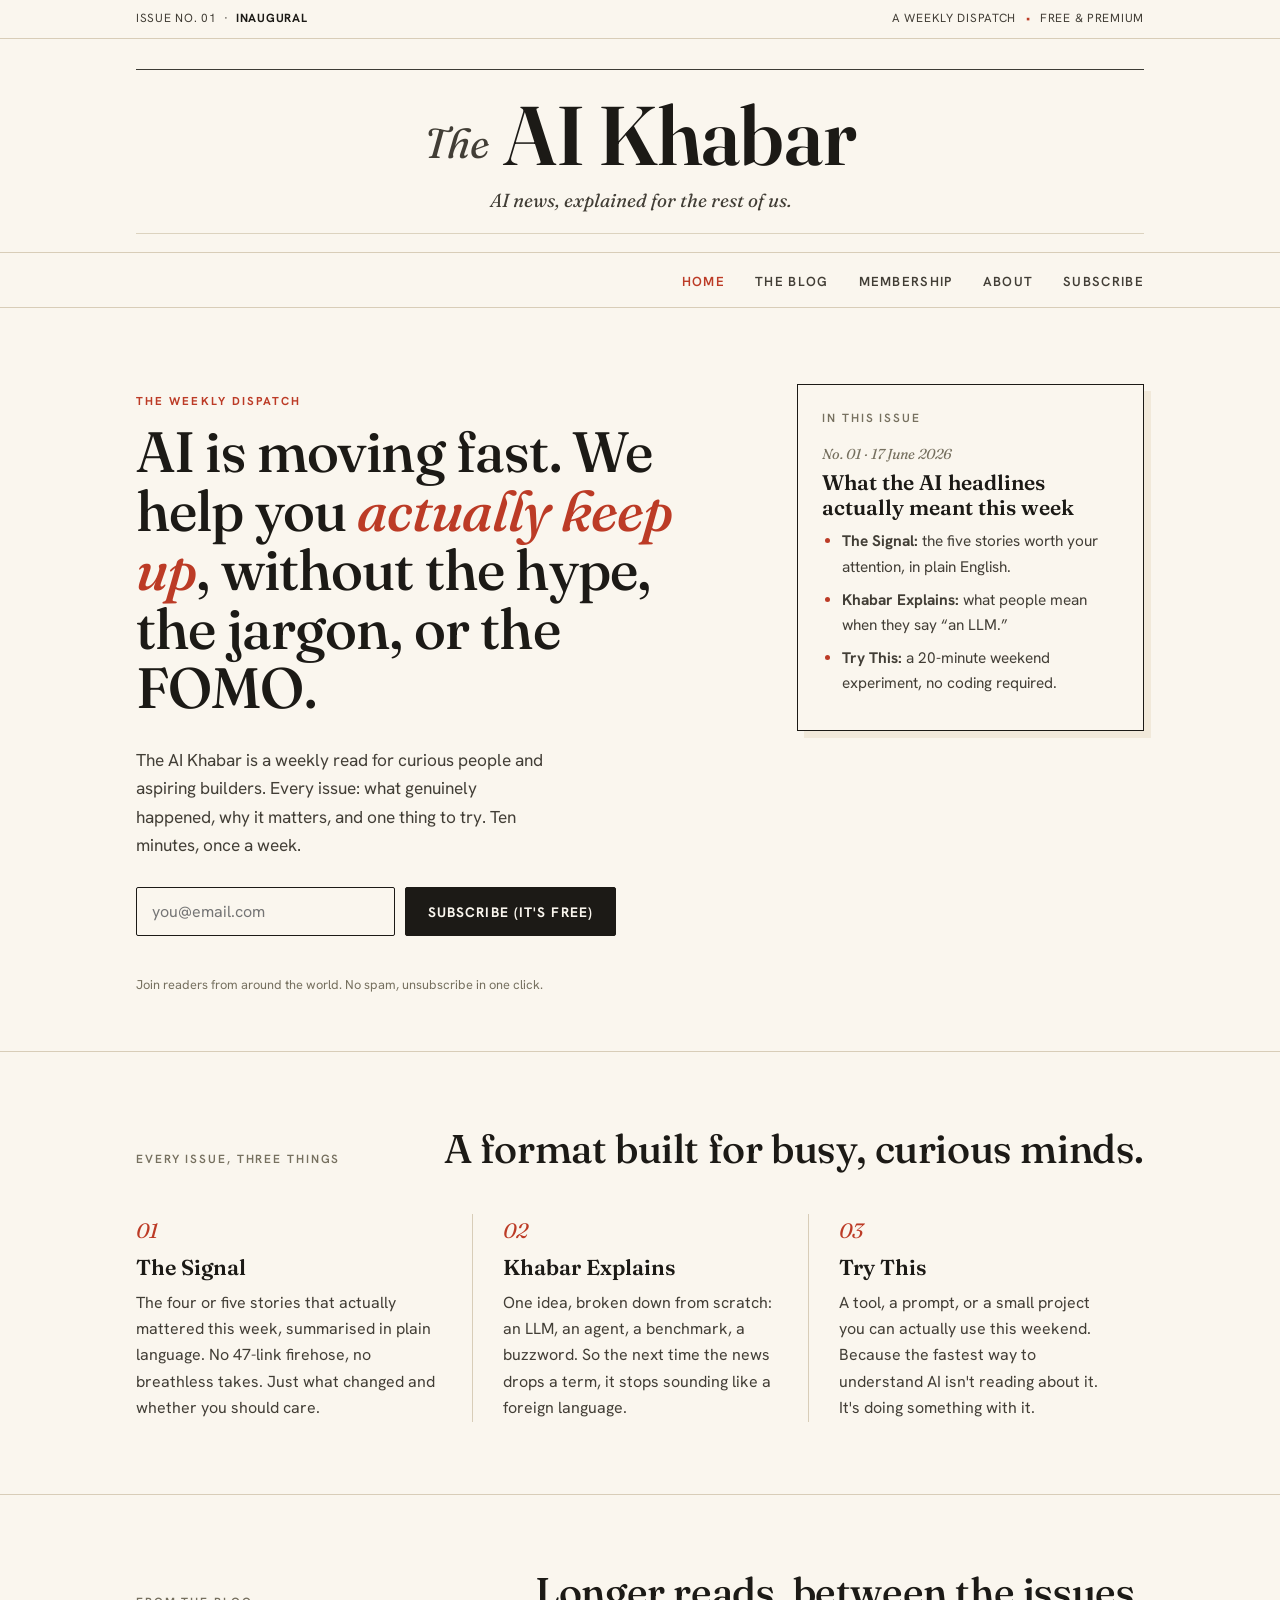
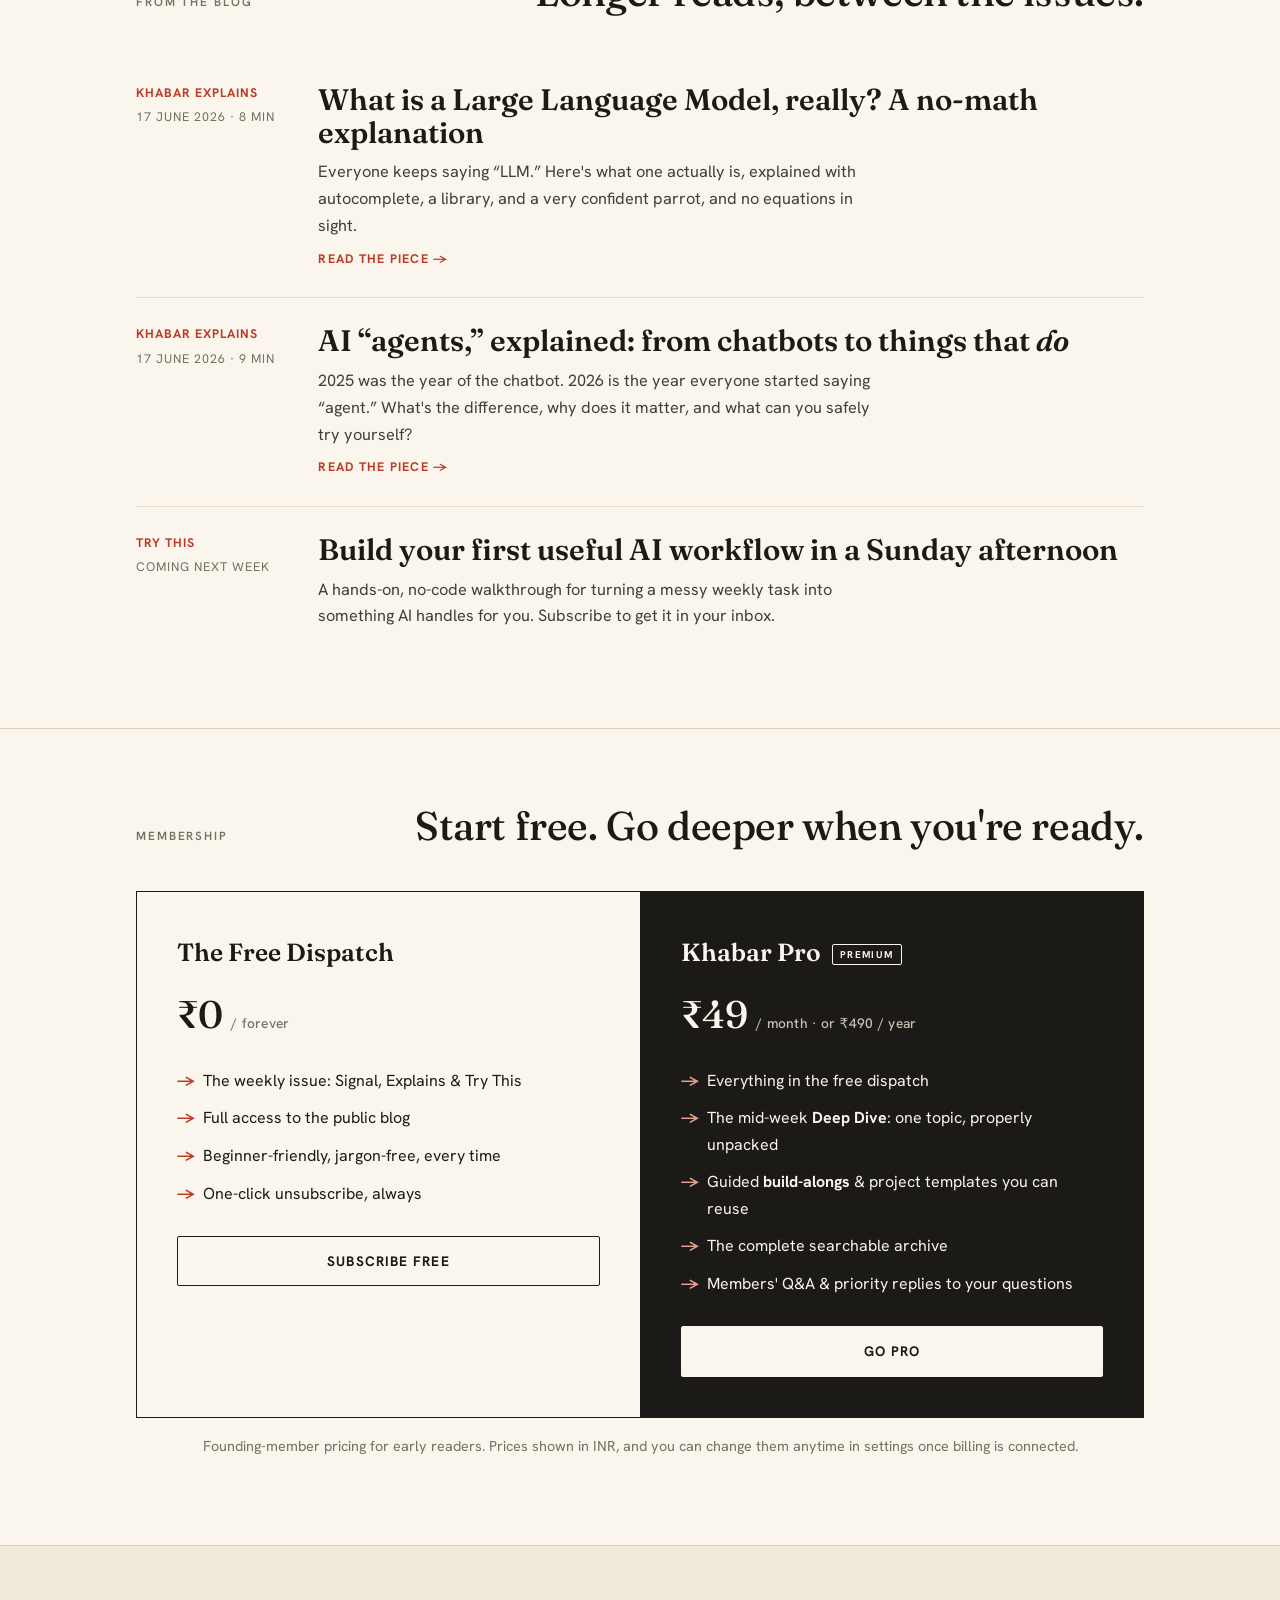
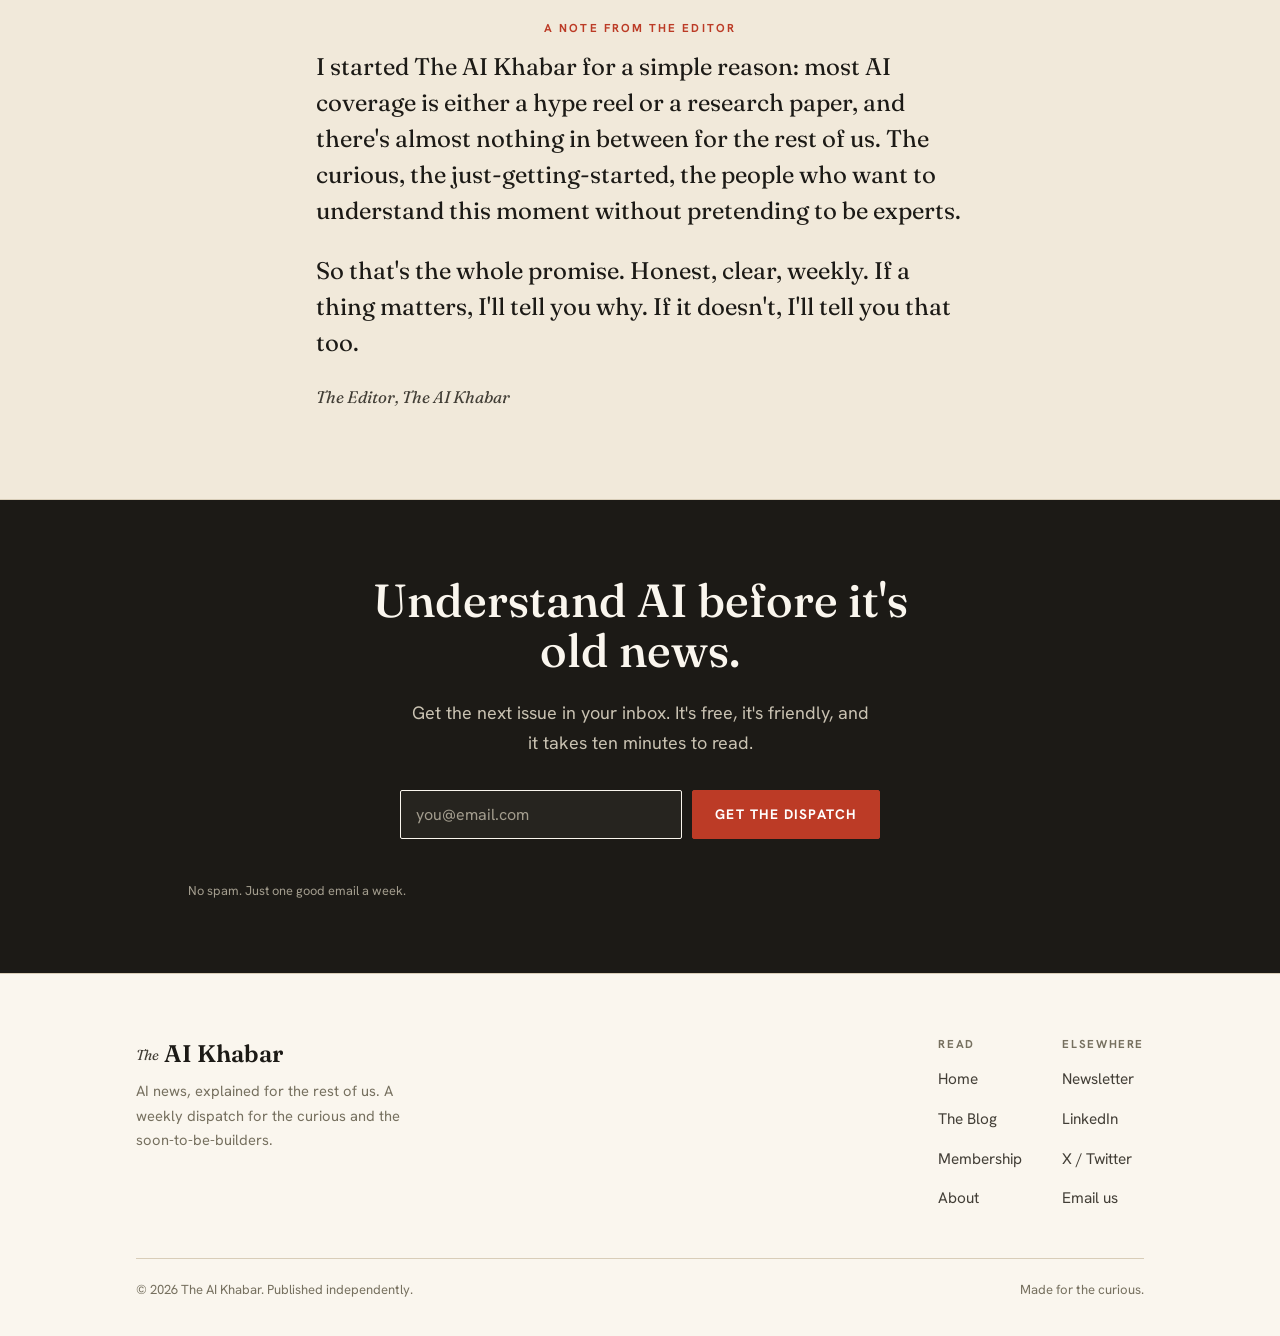
<file: index.html>
<!DOCTYPE html>
<html lang="en">
<head>
<meta charset="utf-8">
<meta name="viewport" content="width=device-width, initial-scale=1">
<title>The AI Khabar · AI news, explained for the rest of us</title>
<meta name="description" content="A weekly dispatch that makes sense of artificial intelligence for curious people and aspiring builders. The news that mattered, one concept explained, and something to try, all in ten minutes.">
<meta property="og:title" content="The AI Khabar">
<meta property="og:description" content="AI news, explained for the rest of us. A weekly dispatch with no hype, no jargon, no FOMO.">
<meta property="og:type" content="website">
<link rel="icon" href="assets/favicon.svg" type="image/svg+xml">
<link rel="preconnect" href="https://fonts.googleapis.com">
<link rel="preconnect" href="https://fonts.gstatic.com" crossorigin>
<link href="https://fonts.googleapis.com/css2?family=Fraunces:ital,opsz,wght@0,9..144,400;0,9..144,500;0,9..144,600;1,9..144,400;1,9..144,500&family=Hanken+Grotesk:wght@400;500;600;700&display=swap" rel="stylesheet">
<link rel="stylesheet" href="assets/style.css">
</head>
<body>
<a class="skip" href="#main">Skip to content</a>

<!-- TOP BAR -->
<div class="topbar">
  <div class="wrap">
    <span>Issue No. 01 &nbsp;·&nbsp; <b>Inaugural</b></span>
    <span>A weekly dispatch <span class="dot">•</span> Free &amp; Premium</span>
  </div>
</div>

<!-- MASTHEAD -->
<header class="masthead">
  <div class="wrap">
    <div class="rule"></div>
    <h1 class="nameplate"><a href="index.html"><span class="the">The</span> AI&nbsp;Khabar</a></h1>
    <p class="tagline">AI news, explained for the rest of us.</p>
    <div class="rule thin"></div>
  </div>
</header>

<!-- NAV -->
<nav class="nav" aria-label="Primary">
  <div class="wrap">
    <a class="nav-brand" href="index.html">The&nbsp;AI&nbsp;Khabar</a>
    <button class="nav-toggle" aria-expanded="false" aria-controls="nav-links">Menu</button>
    <ul class="nav-links" id="nav-links">
      <li><a href="index.html" class="active">Home</a></li>
      <li><a href="blog.html">The Blog</a></li>
      <li><a href="index.html#membership">Membership</a></li>
      <li><a href="about.html">About</a></li>
      <li><a href="index.html#subscribe">Subscribe</a></li>
    </ul>
  </div>
</nav>

<main id="main">

  <!-- LEDE -->
  <section class="lede">
    <div class="wrap lede-grid">
      <div>
        <span class="eyebrow">The Weekly Dispatch</span>
        <h1>AI is moving fast. We help you <em>actually keep up</em>, without the hype, the jargon, or the FOMO.</h1>
        <p class="standfirst">The AI Khabar is a weekly read for curious people and aspiring builders. Every issue: what genuinely happened, why it matters, and one thing to try. Ten minutes, once a week.</p>
        <div class="subscribe" id="subscribe">
          <form data-signup novalidate>
            <input type="email" name="email" placeholder="you@email.com" aria-label="Email address" required>
            <button type="submit" class="btn">Subscribe (it's free)</button>
          </form>
          <p class="form-note" role="status" aria-live="polite"></p>
          <p class="fineprint">Join readers from around the world. No spam, unsubscribe in one click.</p>
        </div>
      </div>

      <aside class="clipping" aria-label="In this week's issue">
        <span class="kicker">In this issue</span>
        <span class="issue-no">No. 01 · 17 June 2026</span>
        <h3>What the AI headlines actually meant this week</h3>
        <ul>
          <li><b>The Signal:</b> the five stories worth your attention, in plain English.</li>
          <li><b>Khabar Explains:</b> what people mean when they say &ldquo;an LLM.&rdquo;</li>
          <li><b>Try This:</b> a 20-minute weekend experiment, no coding required.</li>
        </ul>
      </aside>
    </div>
  </section>

  <!-- WHAT YOU GET -->
  <section class="section">
    <div class="wrap">
      <div class="section-head">
        <span class="kicker">Every issue, three things</span>
        <h2>A format built for busy, curious minds.</h2>
      </div>
      <div class="columns">
        <div class="col">
          <span class="num">01</span>
          <h3>The Signal</h3>
          <p>The four or five stories that actually mattered this week, summarised in plain language. No 47-link firehose, no breathless takes. Just what changed and whether you should care.</p>
        </div>
        <div class="col">
          <span class="num">02</span>
          <h3>Khabar Explains</h3>
          <p>One idea, broken down from scratch: an LLM, an agent, a benchmark, a buzzword. So the next time the news drops a term, it stops sounding like a foreign language.</p>
        </div>
        <div class="col">
          <span class="num">03</span>
          <h3>Try This</h3>
          <p>A tool, a prompt, or a small project you can actually use this weekend. Because the fastest way to understand AI isn't reading about it. It's doing something with it.</p>
        </div>
      </div>
    </div>
  </section>

  <!-- LATEST FROM THE BLOG -->
  <section class="section">
    <div class="wrap">
      <div class="section-head">
        <span class="kicker">From the blog</span>
        <h2>Longer reads, between the issues.</h2>
      </div>

      <article class="dispatch">
        <div class="meta"><span class="tag">Khabar Explains</span>17 June 2026 · 8 min</div>
        <div>
          <h3><a href="posts/what-is-an-llm.html">What is a Large Language Model, really? A no-math explanation</a></h3>
          <p>Everyone keeps saying &ldquo;LLM.&rdquo; Here's what one actually is, explained with autocomplete, a library, and a very confident parrot, and no equations in sight.</p>
          <a class="readmore" href="posts/what-is-an-llm.html">Read the piece →</a>
        </div>
      </article>

      <article class="dispatch">
        <div class="meta"><span class="tag">Khabar Explains</span>17 June 2026 · 9 min</div>
        <div>
          <h3><a href="posts/ai-agents-explained.html">AI &ldquo;agents,&rdquo; explained: from chatbots to things that <em>do</em></a></h3>
          <p>2025 was the year of the chatbot. 2026 is the year everyone started saying &ldquo;agent.&rdquo; What's the difference, why does it matter, and what can you safely try yourself?</p>
          <a class="readmore" href="posts/ai-agents-explained.html">Read the piece →</a>
        </div>
      </article>

      <article class="dispatch">
        <div class="meta"><span class="tag">Try This</span>Coming next week</div>
        <div>
          <h3>Build your first useful AI workflow in a Sunday afternoon</h3>
          <p>A hands-on, no-code walkthrough for turning a messy weekly task into something AI handles for you. Subscribe to get it in your inbox.</p>
        </div>
      </article>
    </div>
  </section>

  <!-- MEMBERSHIP / TIERS -->
  <section class="section" id="membership">
    <div class="wrap">
      <div class="section-head">
        <span class="kicker">Membership</span>
        <h2>Start free. Go deeper when you're ready.</h2>
      </div>
      <div class="tiers">
        <div class="tier free">
          <div class="tier-name">The Free Dispatch</div>
          <div class="price">₹0 <small>/ forever</small></div>
          <ul>
            <li>The weekly issue: Signal, Explains &amp; Try This</li>
            <li>Full access to the public blog</li>
            <li>Beginner-friendly, jargon-free, every time</li>
            <li>One-click unsubscribe, always</li>
          </ul>
          <a href="#subscribe" class="btn ghost">Subscribe free</a>
        </div>
        <div class="tier premium">
          <div class="tier-name">Khabar&nbsp;Pro <span class="badge">Premium</span></div>
          <div class="price">₹49 <small>/ month · or ₹490 / year</small></div>
          <ul>
            <li>Everything in the free dispatch</li>
            <li>The mid-week <b>Deep Dive</b>: one topic, properly unpacked</li>
            <li>Guided <b>build-alongs</b> &amp; project templates you can reuse</li>
            <li>The complete searchable archive</li>
            <li>Members' Q&amp;A &amp; priority replies to your questions</li>
          </ul>
          <a href="#subscribe" class="btn">Go Pro</a>
        </div>
      </div>
      <p class="tiers-foot">Founding-member pricing for early readers. Prices shown in INR, and you can change them anytime in settings once billing is connected.</p>
    </div>
  </section>

  <!-- EDITOR'S NOTE -->
  <section class="section note">
    <div class="wrap">
      <span class="eyebrow">A note from the editor</span>
      <p>I started The AI Khabar for a simple reason: most AI coverage is either a hype reel or a research paper, and there's almost nothing in between for the rest of us. The curious, the just-getting-started, the people who want to understand this moment without pretending to be experts.</p>
      <p>So that's the whole promise. Honest, clear, weekly. If a thing matters, I'll tell you why. If it doesn't, I'll tell you that too.</p>
      <p class="sign">The Editor, The AI Khabar</p>
    </div>
  </section>

  <!-- CTA -->
  <section class="section cta" id="get-it">
    <div class="wrap">
      <h2>Understand AI before it's old news.</h2>
      <p>Get the next issue in your inbox. It's free, it's friendly, and it takes ten minutes to read.</p>
      <div class="subscribe">
        <form data-signup novalidate>
          <input type="email" name="email" placeholder="you@email.com" aria-label="Email address" required>
          <button type="submit" class="btn">Get the dispatch</button>
        </form>
        <p class="form-note" role="status" aria-live="polite"></p>
        <p class="fineprint">No spam. Just one good email a week.</p>
      </div>
    </div>
  </section>

</main>

<!-- FOOTER -->
<footer class="foot">
  <div class="wrap">
    <div class="foot-grid">
      <div>
        <div class="fname"><span class="the">The</span> AI&nbsp;Khabar</div>
        <p>AI news, explained for the rest of us. A weekly dispatch for the curious and the soon-to-be-builders.</p>
      </div>
      <nav aria-label="Footer">
        <ul>
          <li class="h">Read</li>
          <li><a href="index.html">Home</a></li>
          <li><a href="blog.html">The Blog</a></li>
          <li><a href="index.html#membership">Membership</a></li>
          <li><a href="about.html">About</a></li>
        </ul>
        <ul>
          <li class="h">Elsewhere</li>
          <li><a href="#" rel="me">Newsletter</a></li>
          <li><a href="#">LinkedIn</a></li>
          <li><a href="#">X / Twitter</a></li>
          <li><a href="mailto:hello@theaikhabar.com">Email us</a></li>
        </ul>
      </nav>
    </div>
    <div class="bottom">
      <span>© <span data-year>2026</span> The AI Khabar. Published independently.</span>
      <span>Made for the curious.</span>
    </div>
  </div>
</footer>

<script src="assets/main.js"></script>
</body>
</html>
</file>
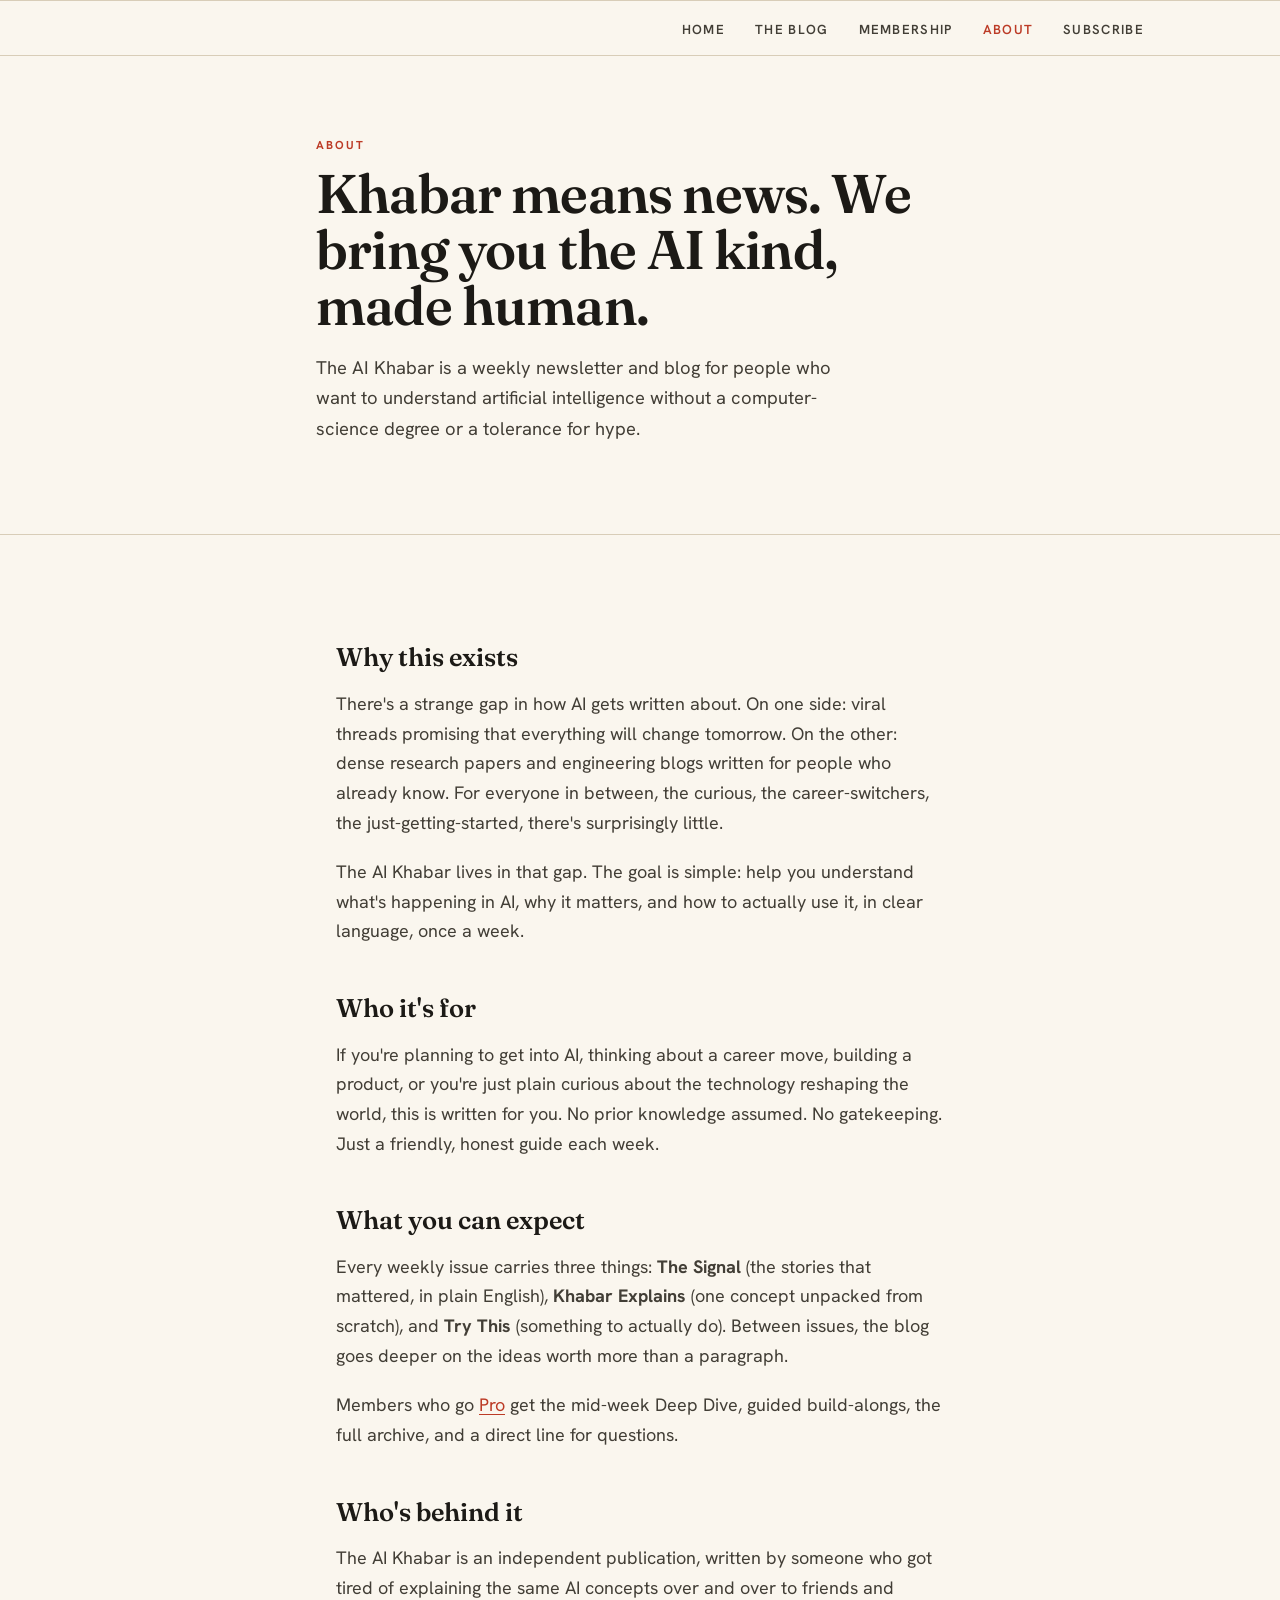
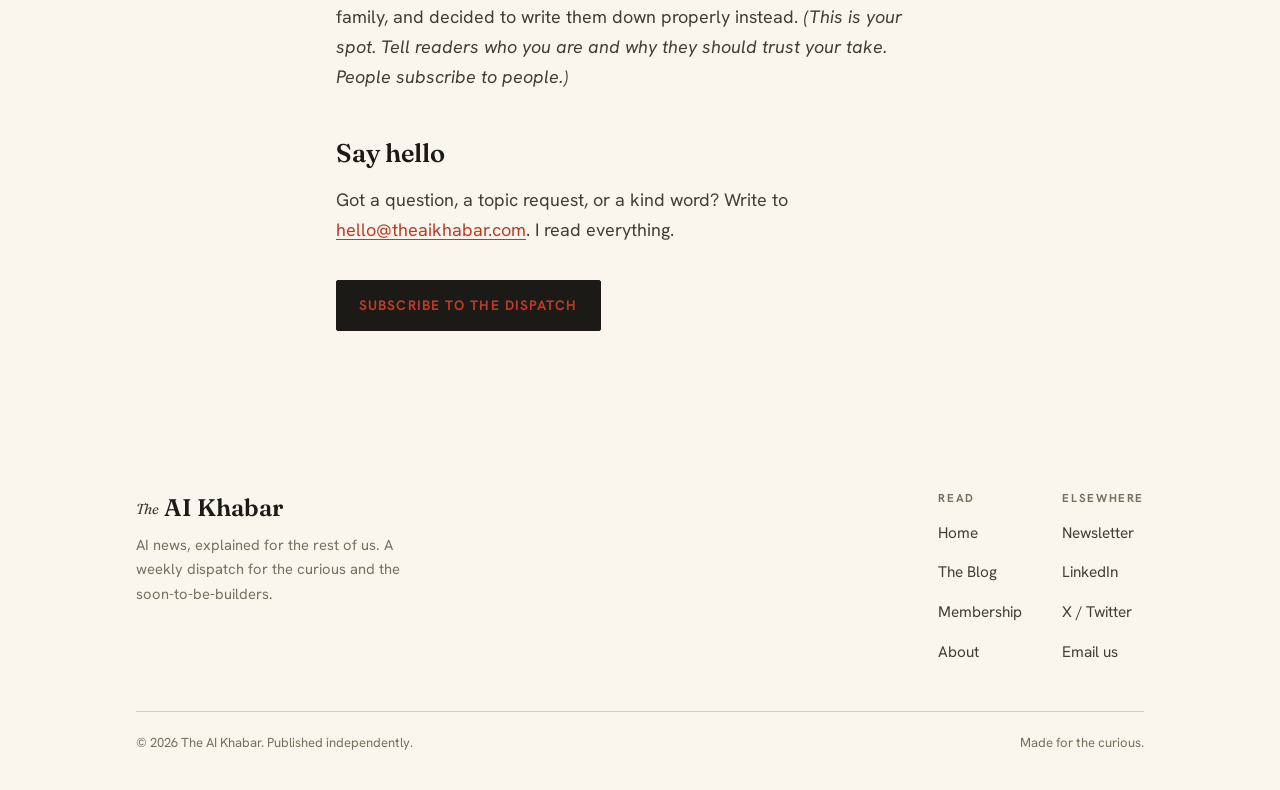
<file: about.html>
<!DOCTYPE html>
<html lang="en">
<head>
<meta charset="utf-8">
<meta name="viewport" content="width=device-width, initial-scale=1">
<title>About · The AI Khabar</title>
<meta name="description" content="Why The AI Khabar exists: honest, clear, weekly AI writing for curious people and aspiring builders.">
<link rel="icon" href="assets/favicon.svg" type="image/svg+xml">
<link rel="preconnect" href="https://fonts.googleapis.com">
<link rel="preconnect" href="https://fonts.gstatic.com" crossorigin>
<link href="https://fonts.googleapis.com/css2?family=Fraunces:ital,opsz,wght@0,9..144,400;0,9..144,500;0,9..144,600;1,9..144,400;1,9..144,500&family=Hanken+Grotesk:wght@400;500;600;700&display=swap" rel="stylesheet">
<link rel="stylesheet" href="assets/style.css">
</head>
<body>
<a class="skip" href="#main">Skip to content</a>

<nav class="nav compact" aria-label="Primary">
  <div class="wrap">
    <a class="nav-brand" href="index.html">The&nbsp;AI&nbsp;Khabar</a>
    <button class="nav-toggle" aria-expanded="false" aria-controls="nav-links">Menu</button>
    <ul class="nav-links" id="nav-links">
      <li><a href="index.html">Home</a></li>
      <li><a href="blog.html">The Blog</a></li>
      <li><a href="index.html#membership">Membership</a></li>
      <li><a href="about.html" class="active">About</a></li>
      <li><a href="index.html#subscribe">Subscribe</a></li>
    </ul>
  </div>
</nav>

<main id="main">
  <section class="page-intro">
    <div class="wrap">
      <span class="eyebrow">About</span>
      <h1>Khabar means news. We bring you the AI kind, made human.</h1>
      <p>The AI Khabar is a weekly newsletter and blog for people who want to understand artificial intelligence without a computer-science degree or a tolerance for hype.</p>
    </div>
  </section>

  <section class="article">
    <div class="wrap prose">
      <h2>Why this exists</h2>
      <p>There's a strange gap in how AI gets written about. On one side: viral threads promising that everything will change tomorrow. On the other: dense research papers and engineering blogs written for people who already know. For everyone in between, the curious, the career-switchers, the just-getting-started, there's surprisingly little.</p>
      <p>The AI Khabar lives in that gap. The goal is simple: help you understand what's happening in AI, why it matters, and how to actually use it, in clear language, once a week.</p>

      <h2>Who it's for</h2>
      <p>If you're planning to get into AI, thinking about a career move, building a product, or you're just plain curious about the technology reshaping the world, this is written for you. No prior knowledge assumed. No gatekeeping. Just a friendly, honest guide each week.</p>

      <h2>What you can expect</h2>
      <p>Every weekly issue carries three things: <strong>The Signal</strong> (the stories that mattered, in plain English), <strong>Khabar Explains</strong> (one concept unpacked from scratch), and <strong>Try This</strong> (something to actually do). Between issues, the blog goes deeper on the ideas worth more than a paragraph.</p>
      <p>Members who go <a href="index.html#membership">Pro</a> get the mid-week Deep Dive, guided build-alongs, the full archive, and a direct line for questions.</p>

      <!-- PERSONALISE: replace this section with your own story, name, and photo. -->
      <h2>Who's behind it</h2>
      <p>The AI Khabar is an independent publication, written by someone who got tired of explaining the same AI concepts over and over to friends and family, and decided to write them down properly instead. <em>(This is your spot. Tell readers who you are and why they should trust your take. People subscribe to people.)</em></p>

      <h2>Say hello</h2>
      <p>Got a question, a topic request, or a kind word? Write to <a href="mailto:hello@theaikhabar.com">hello@theaikhabar.com</a>. I read everything.</p>

      <p style="margin-top:2em;"><a href="index.html#subscribe" class="btn">Subscribe to the dispatch</a></p>
    </div>
  </section>
</main>

<footer class="foot">
  <div class="wrap">
    <div class="foot-grid">
      <div>
        <div class="fname"><span class="the">The</span> AI&nbsp;Khabar</div>
        <p>AI news, explained for the rest of us. A weekly dispatch for the curious and the soon-to-be-builders.</p>
      </div>
      <nav aria-label="Footer">
        <ul>
          <li class="h">Read</li>
          <li><a href="index.html">Home</a></li>
          <li><a href="blog.html">The Blog</a></li>
          <li><a href="index.html#membership">Membership</a></li>
          <li><a href="about.html">About</a></li>
        </ul>
        <ul>
          <li class="h">Elsewhere</li>
          <li><a href="#" rel="me">Newsletter</a></li>
          <li><a href="#">LinkedIn</a></li>
          <li><a href="#">X / Twitter</a></li>
          <li><a href="mailto:hello@theaikhabar.com">Email us</a></li>
        </ul>
      </nav>
    </div>
    <div class="bottom">
      <span>© <span data-year>2026</span> The AI Khabar. Published independently.</span>
      <span>Made for the curious.</span>
    </div>
  </div>
</footer>

<script src="assets/main.js"></script>
</body>
</html>
</file>
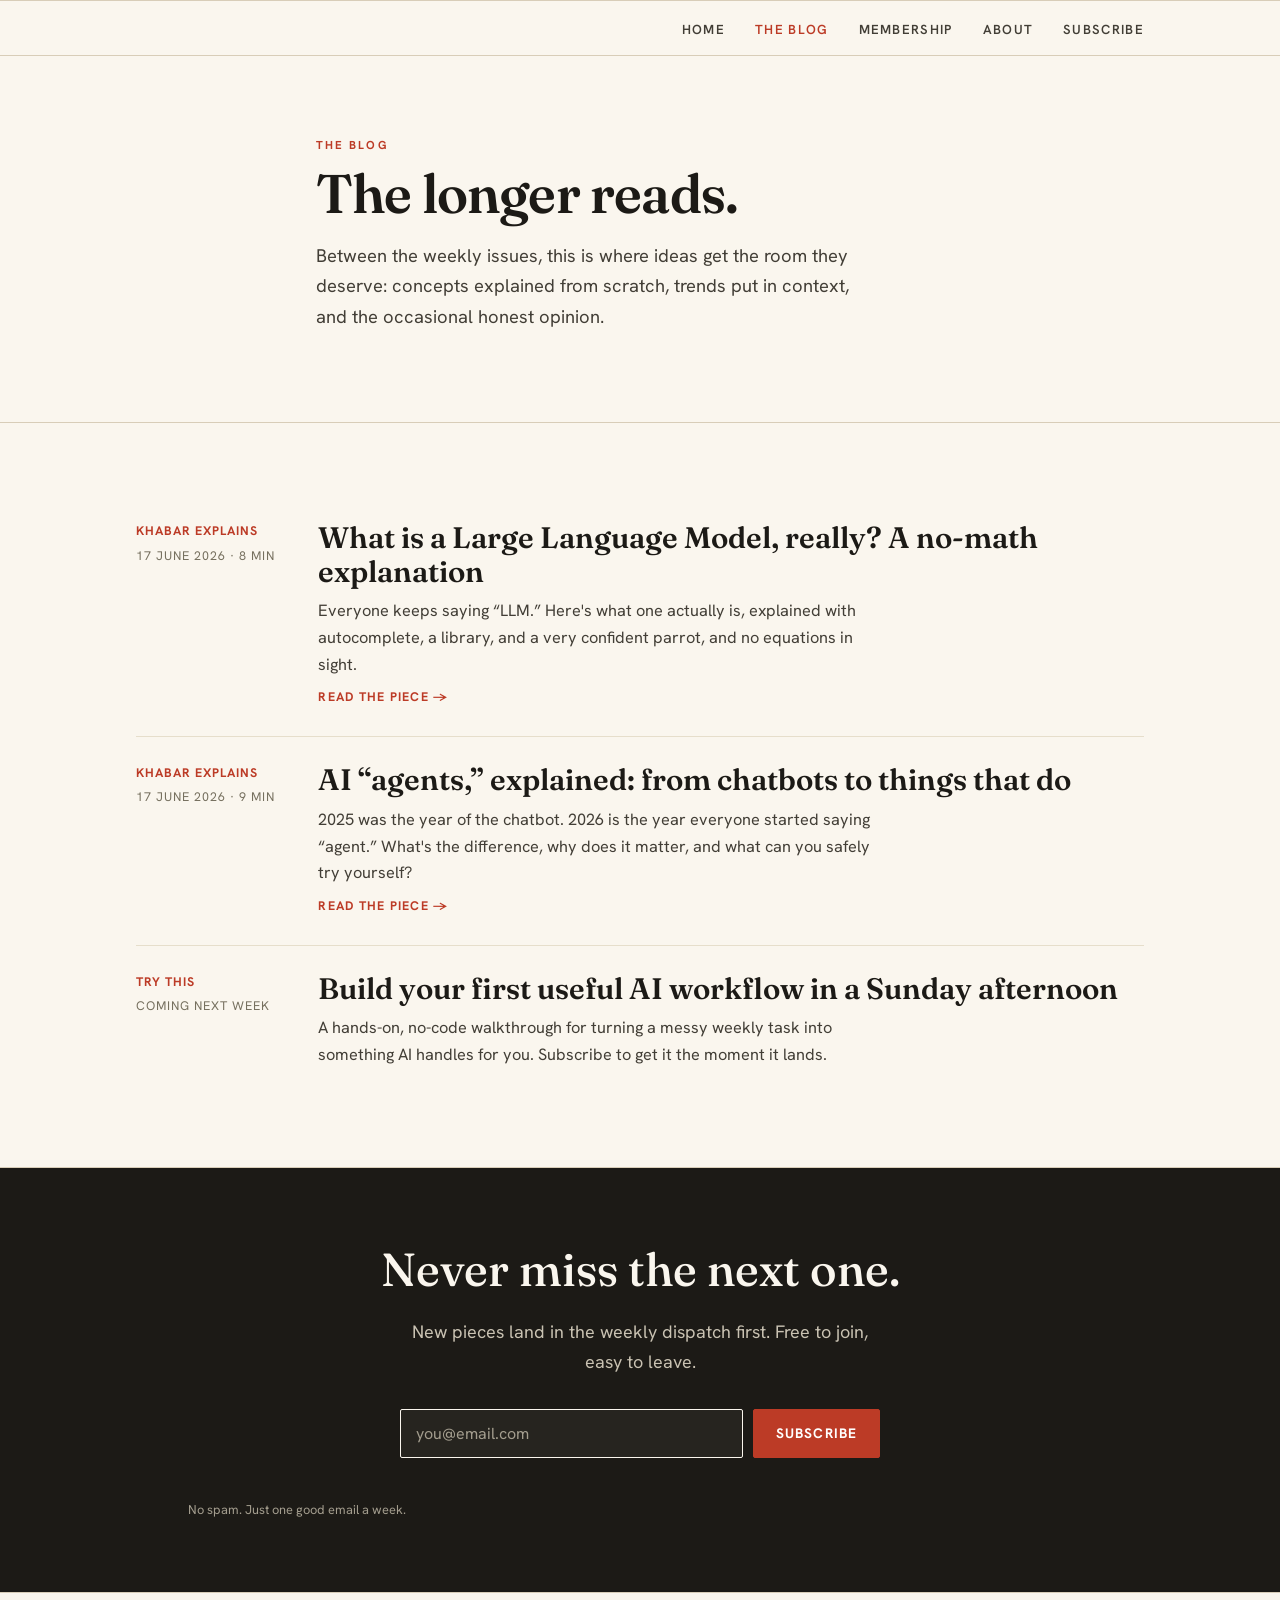
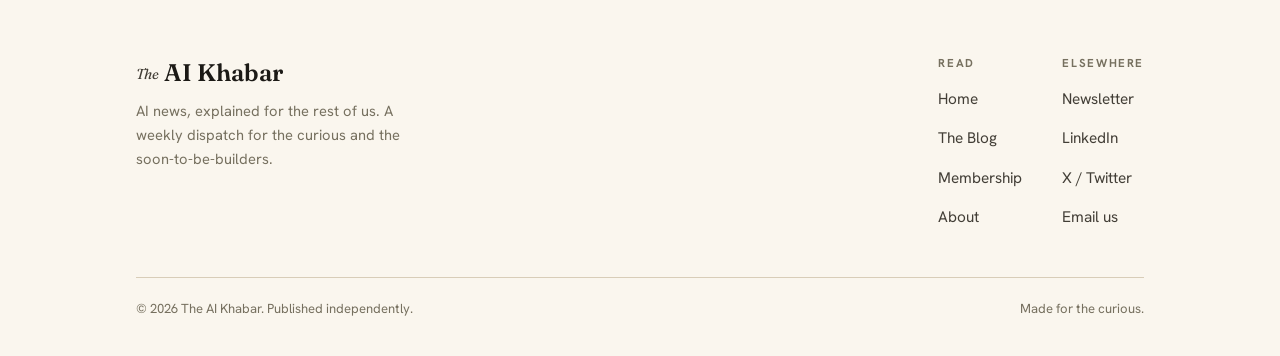
<file: blog.html>
<!DOCTYPE html>
<html lang="en">
<head>
<meta charset="utf-8">
<meta name="viewport" content="width=device-width, initial-scale=1">
<title>The Blog · The AI Khabar</title>
<meta name="description" content="Longer reads on artificial intelligence, explained for the curious, from The AI Khabar.">
<link rel="icon" href="assets/favicon.svg" type="image/svg+xml">
<link rel="preconnect" href="https://fonts.googleapis.com">
<link rel="preconnect" href="https://fonts.gstatic.com" crossorigin>
<link href="https://fonts.googleapis.com/css2?family=Fraunces:ital,opsz,wght@0,9..144,400;0,9..144,500;0,9..144,600;1,9..144,400;1,9..144,500&family=Hanken+Grotesk:wght@400;500;600;700&display=swap" rel="stylesheet">
<link rel="stylesheet" href="assets/style.css">
</head>
<body>
<a class="skip" href="#main">Skip to content</a>

<nav class="nav compact" aria-label="Primary">
  <div class="wrap">
    <a class="nav-brand" href="index.html">The&nbsp;AI&nbsp;Khabar</a>
    <button class="nav-toggle" aria-expanded="false" aria-controls="nav-links">Menu</button>
    <ul class="nav-links" id="nav-links">
      <li><a href="index.html">Home</a></li>
      <li><a href="blog.html" class="active">The Blog</a></li>
      <li><a href="index.html#membership">Membership</a></li>
      <li><a href="about.html">About</a></li>
      <li><a href="index.html#subscribe">Subscribe</a></li>
    </ul>
  </div>
</nav>

<main id="main">
  <section class="page-intro">
    <div class="wrap">
      <span class="eyebrow">The Blog</span>
      <h1>The longer reads.</h1>
      <p>Between the weekly issues, this is where ideas get the room they deserve: concepts explained from scratch, trends put in context, and the occasional honest opinion.</p>
    </div>
  </section>

  <section class="section">
    <div class="wrap">
      <article class="dispatch">
        <div class="meta"><span class="tag">Khabar Explains</span>17 June 2026 · 8 min</div>
        <div>
          <h3><a href="posts/what-is-an-llm.html">What is a Large Language Model, really? A no-math explanation</a></h3>
          <p>Everyone keeps saying &ldquo;LLM.&rdquo; Here's what one actually is, explained with autocomplete, a library, and a very confident parrot, and no equations in sight.</p>
          <a class="readmore" href="posts/what-is-an-llm.html">Read the piece →</a>
        </div>
      </article>

      <article class="dispatch">
        <div class="meta"><span class="tag">Khabar Explains</span>17 June 2026 · 9 min</div>
        <div>
          <h3><a href="posts/ai-agents-explained.html">AI &ldquo;agents,&rdquo; explained: from chatbots to things that do</a></h3>
          <p>2025 was the year of the chatbot. 2026 is the year everyone started saying &ldquo;agent.&rdquo; What's the difference, why does it matter, and what can you safely try yourself?</p>
          <a class="readmore" href="posts/ai-agents-explained.html">Read the piece →</a>
        </div>
      </article>

      <article class="dispatch">
        <div class="meta"><span class="tag">Try This</span>Coming next week</div>
        <div>
          <h3>Build your first useful AI workflow in a Sunday afternoon</h3>
          <p>A hands-on, no-code walkthrough for turning a messy weekly task into something AI handles for you. Subscribe to get it the moment it lands.</p>
        </div>
      </article>
    </div>
  </section>

  <section class="section cta">
    <div class="wrap">
      <h2>Never miss the next one.</h2>
      <p>New pieces land in the weekly dispatch first. Free to join, easy to leave.</p>
      <div class="subscribe">
        <form data-signup novalidate>
          <input type="email" name="email" placeholder="you@email.com" aria-label="Email address" required>
          <button type="submit" class="btn">Subscribe</button>
        </form>
        <p class="form-note" role="status" aria-live="polite"></p>
        <p class="fineprint">No spam. Just one good email a week.</p>
      </div>
    </div>
  </section>
</main>

<footer class="foot">
  <div class="wrap">
    <div class="foot-grid">
      <div>
        <div class="fname"><span class="the">The</span> AI&nbsp;Khabar</div>
        <p>AI news, explained for the rest of us. A weekly dispatch for the curious and the soon-to-be-builders.</p>
      </div>
      <nav aria-label="Footer">
        <ul>
          <li class="h">Read</li>
          <li><a href="index.html">Home</a></li>
          <li><a href="blog.html">The Blog</a></li>
          <li><a href="index.html#membership">Membership</a></li>
          <li><a href="about.html">About</a></li>
        </ul>
        <ul>
          <li class="h">Elsewhere</li>
          <li><a href="#" rel="me">Newsletter</a></li>
          <li><a href="#">LinkedIn</a></li>
          <li><a href="#">X / Twitter</a></li>
          <li><a href="mailto:hello@theaikhabar.com">Email us</a></li>
        </ul>
      </nav>
    </div>
    <div class="bottom">
      <span>© <span data-year>2026</span> The AI Khabar. Published independently.</span>
      <span>Made for the curious.</span>
    </div>
  </div>
</footer>

<script src="assets/main.js"></script>
</body>
</html>
</file>
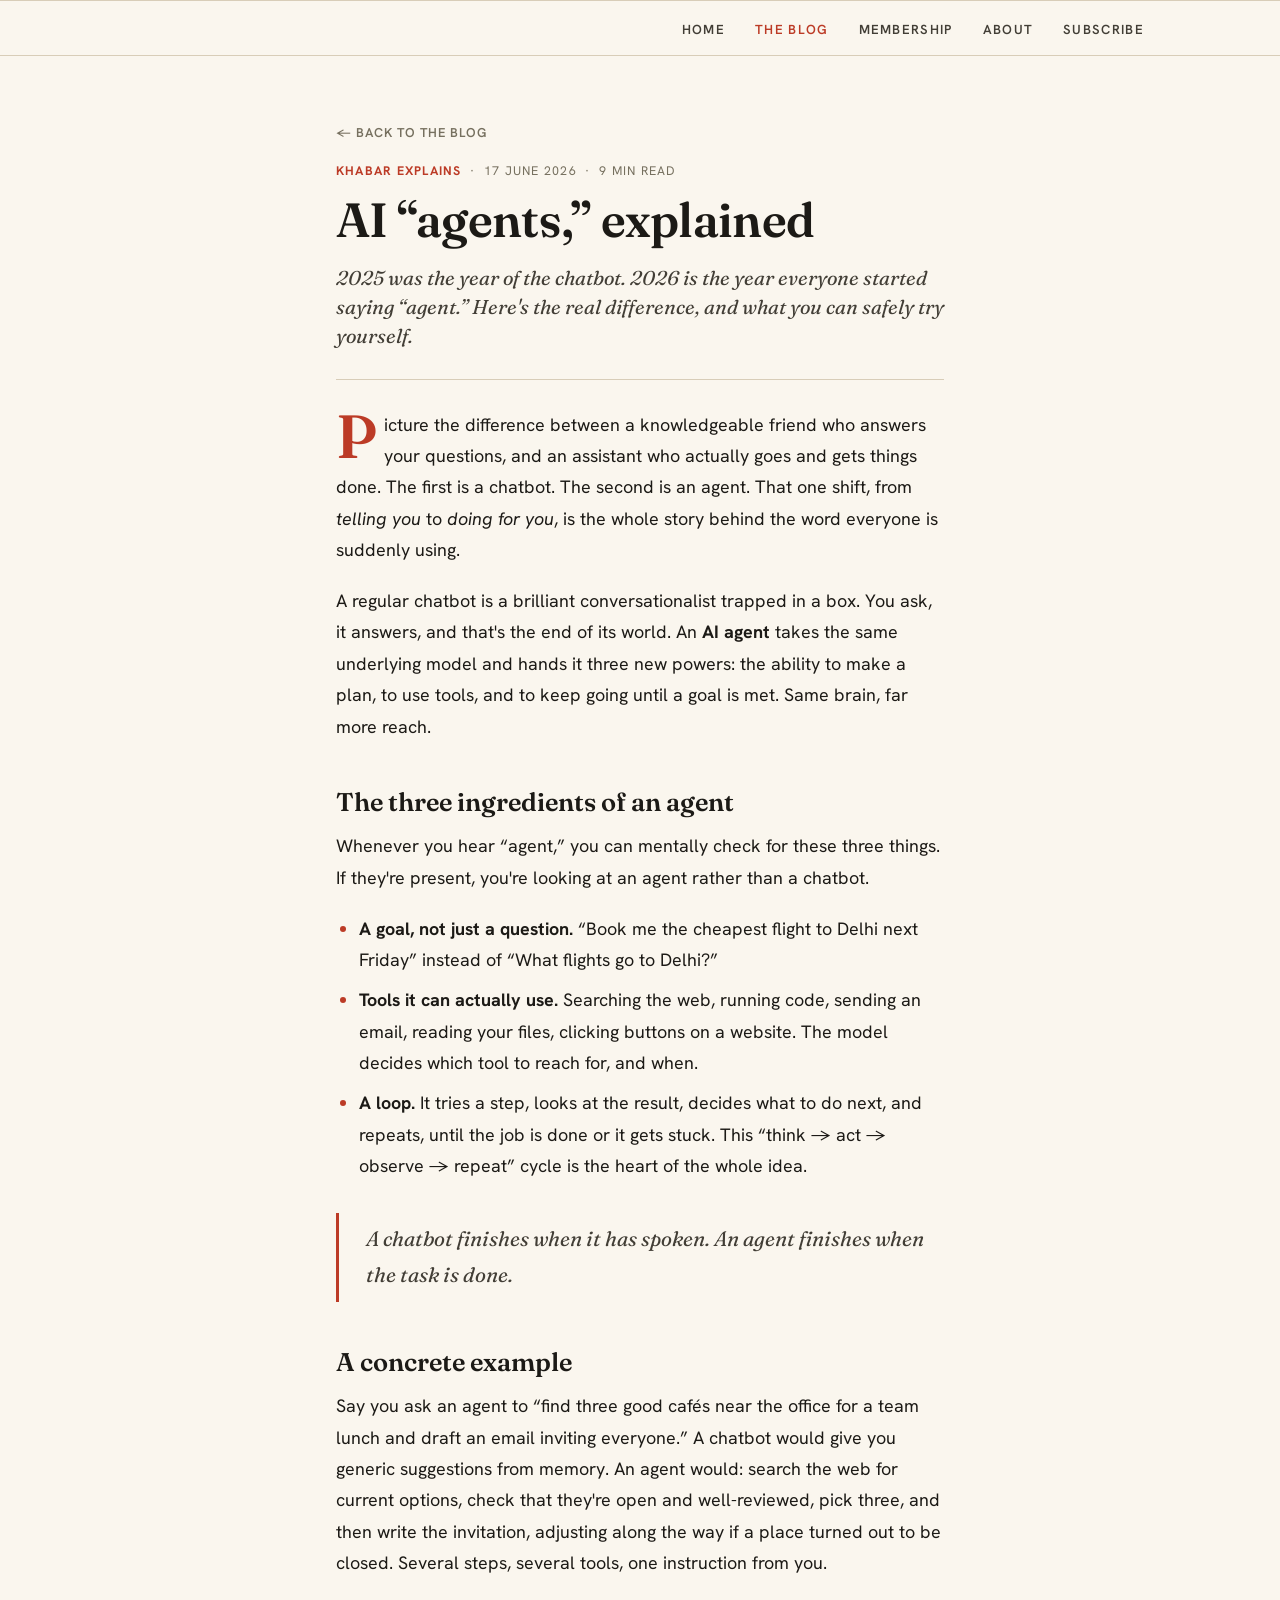
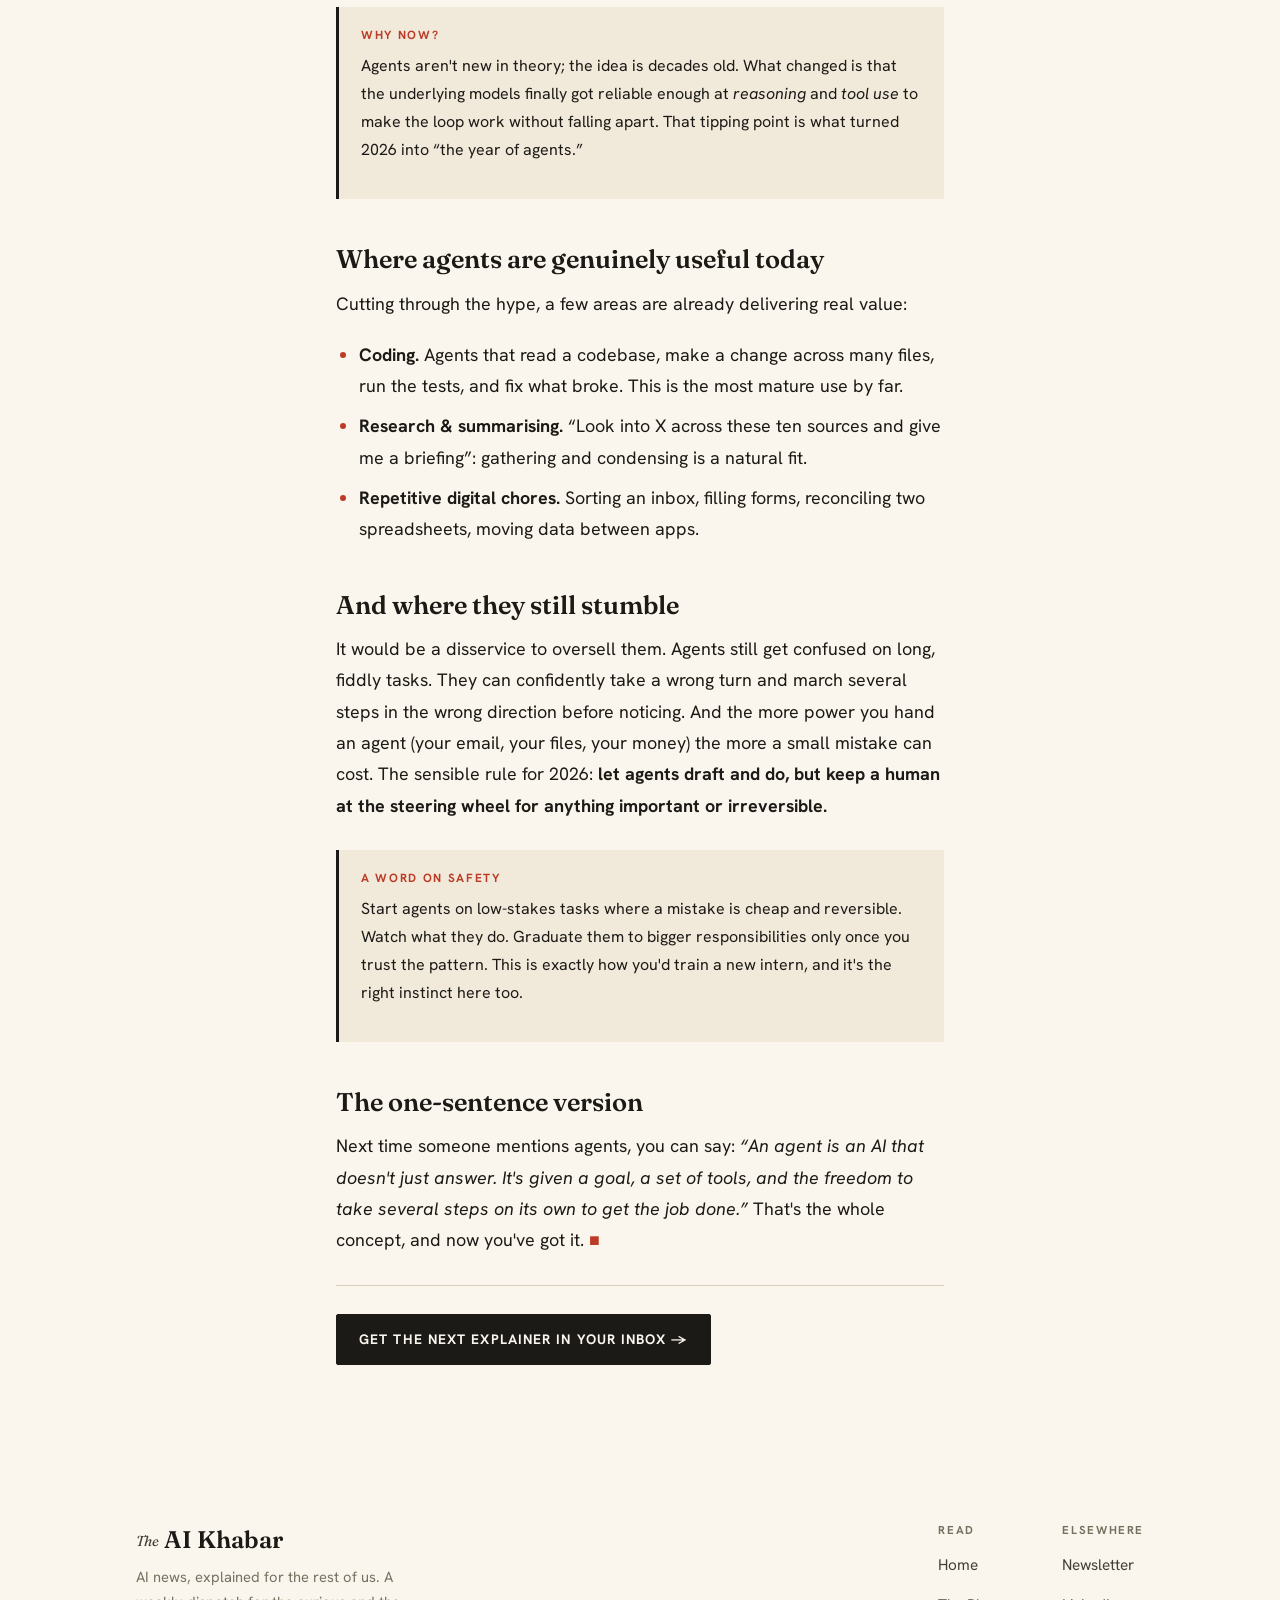
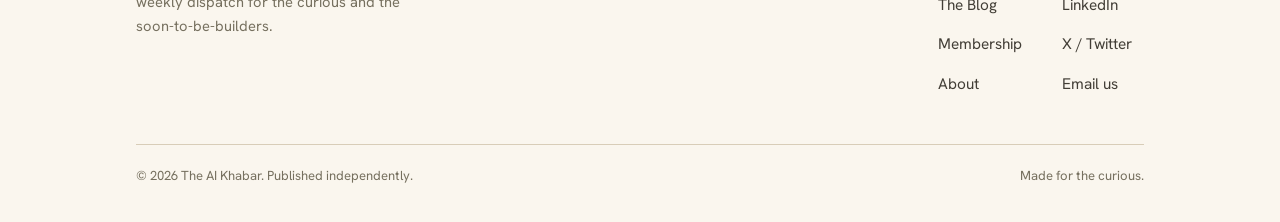
<file: posts/ai-agents-explained.html>
<!DOCTYPE html>
<html lang="en">
<head>
<meta charset="utf-8">
<meta name="viewport" content="width=device-width, initial-scale=1">
<title>AI &ldquo;agents,&rdquo; explained · The AI Khabar</title>
<meta name="description" content="From chatbots to things that do. What an AI agent actually is, why 2026 is obsessed with them, and what you can safely try yourself.">
<link rel="icon" href="../assets/favicon.svg" type="image/svg+xml">
<link rel="preconnect" href="https://fonts.googleapis.com">
<link rel="preconnect" href="https://fonts.gstatic.com" crossorigin>
<link href="https://fonts.googleapis.com/css2?family=Fraunces:ital,opsz,wght@0,9..144,400;0,9..144,500;0,9..144,600;1,9..144,400;1,9..144,500&family=Hanken+Grotesk:wght@400;500;600;700&display=swap" rel="stylesheet">
<link rel="stylesheet" href="../assets/style.css">
</head>
<body>
<a class="skip" href="#main">Skip to content</a>

<nav class="nav compact" aria-label="Primary">
  <div class="wrap">
    <a class="nav-brand" href="../index.html">The&nbsp;AI&nbsp;Khabar</a>
    <button class="nav-toggle" aria-expanded="false" aria-controls="nav-links">Menu</button>
    <ul class="nav-links" id="nav-links">
      <li><a href="../index.html">Home</a></li>
      <li><a href="../blog.html" class="active">The Blog</a></li>
      <li><a href="../index.html#membership">Membership</a></li>
      <li><a href="../about.html">About</a></li>
      <li><a href="../index.html#subscribe">Subscribe</a></li>
    </ul>
  </div>
</nav>

<main id="main">
  <article class="article">
    <div class="wrap">
      <a class="backlink" href="../blog.html">← Back to the blog</a>
      <div class="a-meta"><span class="tag">Khabar Explains</span> &nbsp;·&nbsp; 17 June 2026 &nbsp;·&nbsp; 9 min read</div>
      <h1>AI &ldquo;agents,&rdquo; explained</h1>
      <p class="standfirst">2025 was the year of the chatbot. 2026 is the year everyone started saying &ldquo;agent.&rdquo; Here's the real difference, and what you can safely try yourself.</p>
      <div class="a-divider"></div>

      <div class="body">
        <p>Picture the difference between a knowledgeable friend who answers your questions, and an assistant who actually goes and gets things done. The first is a chatbot. The second is an agent. That one shift, from <em>telling you</em> to <em>doing for you</em>, is the whole story behind the word everyone is suddenly using.</p>

        <p>A regular chatbot is a brilliant conversationalist trapped in a box. You ask, it answers, and that's the end of its world. An <strong>AI agent</strong> takes the same underlying model and hands it three new powers: the ability to make a plan, to use tools, and to keep going until a goal is met. Same brain, far more reach.</p>

        <h2>The three ingredients of an agent</h2>
        <p>Whenever you hear &ldquo;agent,&rdquo; you can mentally check for these three things. If they're present, you're looking at an agent rather than a chatbot.</p>
        <ul>
          <li><strong>A goal, not just a question.</strong> &ldquo;Book me the cheapest flight to Delhi next Friday&rdquo; instead of &ldquo;What flights go to Delhi?&rdquo;</li>
          <li><strong>Tools it can actually use.</strong> Searching the web, running code, sending an email, reading your files, clicking buttons on a website. The model decides which tool to reach for, and when.</li>
          <li><strong>A loop.</strong> It tries a step, looks at the result, decides what to do next, and repeats, until the job is done or it gets stuck. This &ldquo;think → act → observe → repeat&rdquo; cycle is the heart of the whole idea.</li>
        </ul>

        <blockquote>A chatbot finishes when it has spoken. An agent finishes when the task is done.</blockquote>

        <h2>A concrete example</h2>
        <p>Say you ask an agent to &ldquo;find three good cafés near the office for a team lunch and draft an email inviting everyone.&rdquo; A chatbot would give you generic suggestions from memory. An agent would: search the web for current options, check that they're open and well-reviewed, pick three, and then write the invitation, adjusting along the way if a place turned out to be closed. Several steps, several tools, one instruction from you.</p>

        <div class="callout">
          <div class="h">Why now?</div>
          <p>Agents aren't new in theory; the idea is decades old. What changed is that the underlying models finally got reliable enough at <em>reasoning</em> and <em>tool use</em> to make the loop work without falling apart. That tipping point is what turned 2026 into &ldquo;the year of agents.&rdquo;</p>
        </div>

        <h2>Where agents are genuinely useful today</h2>
        <p>Cutting through the hype, a few areas are already delivering real value:</p>
        <ul>
          <li><strong>Coding.</strong> Agents that read a codebase, make a change across many files, run the tests, and fix what broke. This is the most mature use by far.</li>
          <li><strong>Research &amp; summarising.</strong> &ldquo;Look into X across these ten sources and give me a briefing&rdquo;: gathering and condensing is a natural fit.</li>
          <li><strong>Repetitive digital chores.</strong> Sorting an inbox, filling forms, reconciling two spreadsheets, moving data between apps.</li>
        </ul>

        <h2>And where they still stumble</h2>
        <p>It would be a disservice to oversell them. Agents still get confused on long, fiddly tasks. They can confidently take a wrong turn and march several steps in the wrong direction before noticing. And the more power you hand an agent (your email, your files, your money) the more a small mistake can cost. The sensible rule for 2026: <strong>let agents draft and do, but keep a human at the steering wheel for anything important or irreversible.</strong></p>

        <div class="callout">
          <div class="h">A word on safety</div>
          <p>Start agents on low-stakes tasks where a mistake is cheap and reversible. Watch what they do. Graduate them to bigger responsibilities only once you trust the pattern. This is exactly how you'd train a new intern, and it's the right instinct here too.</p>
        </div>

        <h2>The one-sentence version</h2>
        <p>Next time someone mentions agents, you can say: <em>&ldquo;An agent is an AI that doesn't just answer. It's given a goal, a set of tools, and the freedom to take several steps on its own to get the job done.&rdquo;</em> That's the whole concept, and now you've got it. <span class="endmark">■</span></p>
      </div>

      <div class="a-divider"></div>
      <p><a class="btn" href="../index.html#subscribe">Get the next explainer in your inbox →</a></p>
    </div>
  </article>
</main>

<footer class="foot">
  <div class="wrap">
    <div class="foot-grid">
      <div>
        <div class="fname"><span class="the">The</span> AI&nbsp;Khabar</div>
        <p>AI news, explained for the rest of us. A weekly dispatch for the curious and the soon-to-be-builders.</p>
      </div>
      <nav aria-label="Footer">
        <ul>
          <li class="h">Read</li>
          <li><a href="../index.html">Home</a></li>
          <li><a href="../blog.html">The Blog</a></li>
          <li><a href="../index.html#membership">Membership</a></li>
          <li><a href="../about.html">About</a></li>
        </ul>
        <ul>
          <li class="h">Elsewhere</li>
          <li><a href="#" rel="me">Newsletter</a></li>
          <li><a href="#">LinkedIn</a></li>
          <li><a href="#">X / Twitter</a></li>
          <li><a href="mailto:hello@theaikhabar.com">Email us</a></li>
        </ul>
      </nav>
    </div>
    <div class="bottom">
      <span>© <span data-year>2026</span> The AI Khabar. Published independently.</span>
      <span>Made for the curious.</span>
    </div>
  </div>
</footer>

<script src="../assets/main.js"></script>
</body>
</html>
</file>
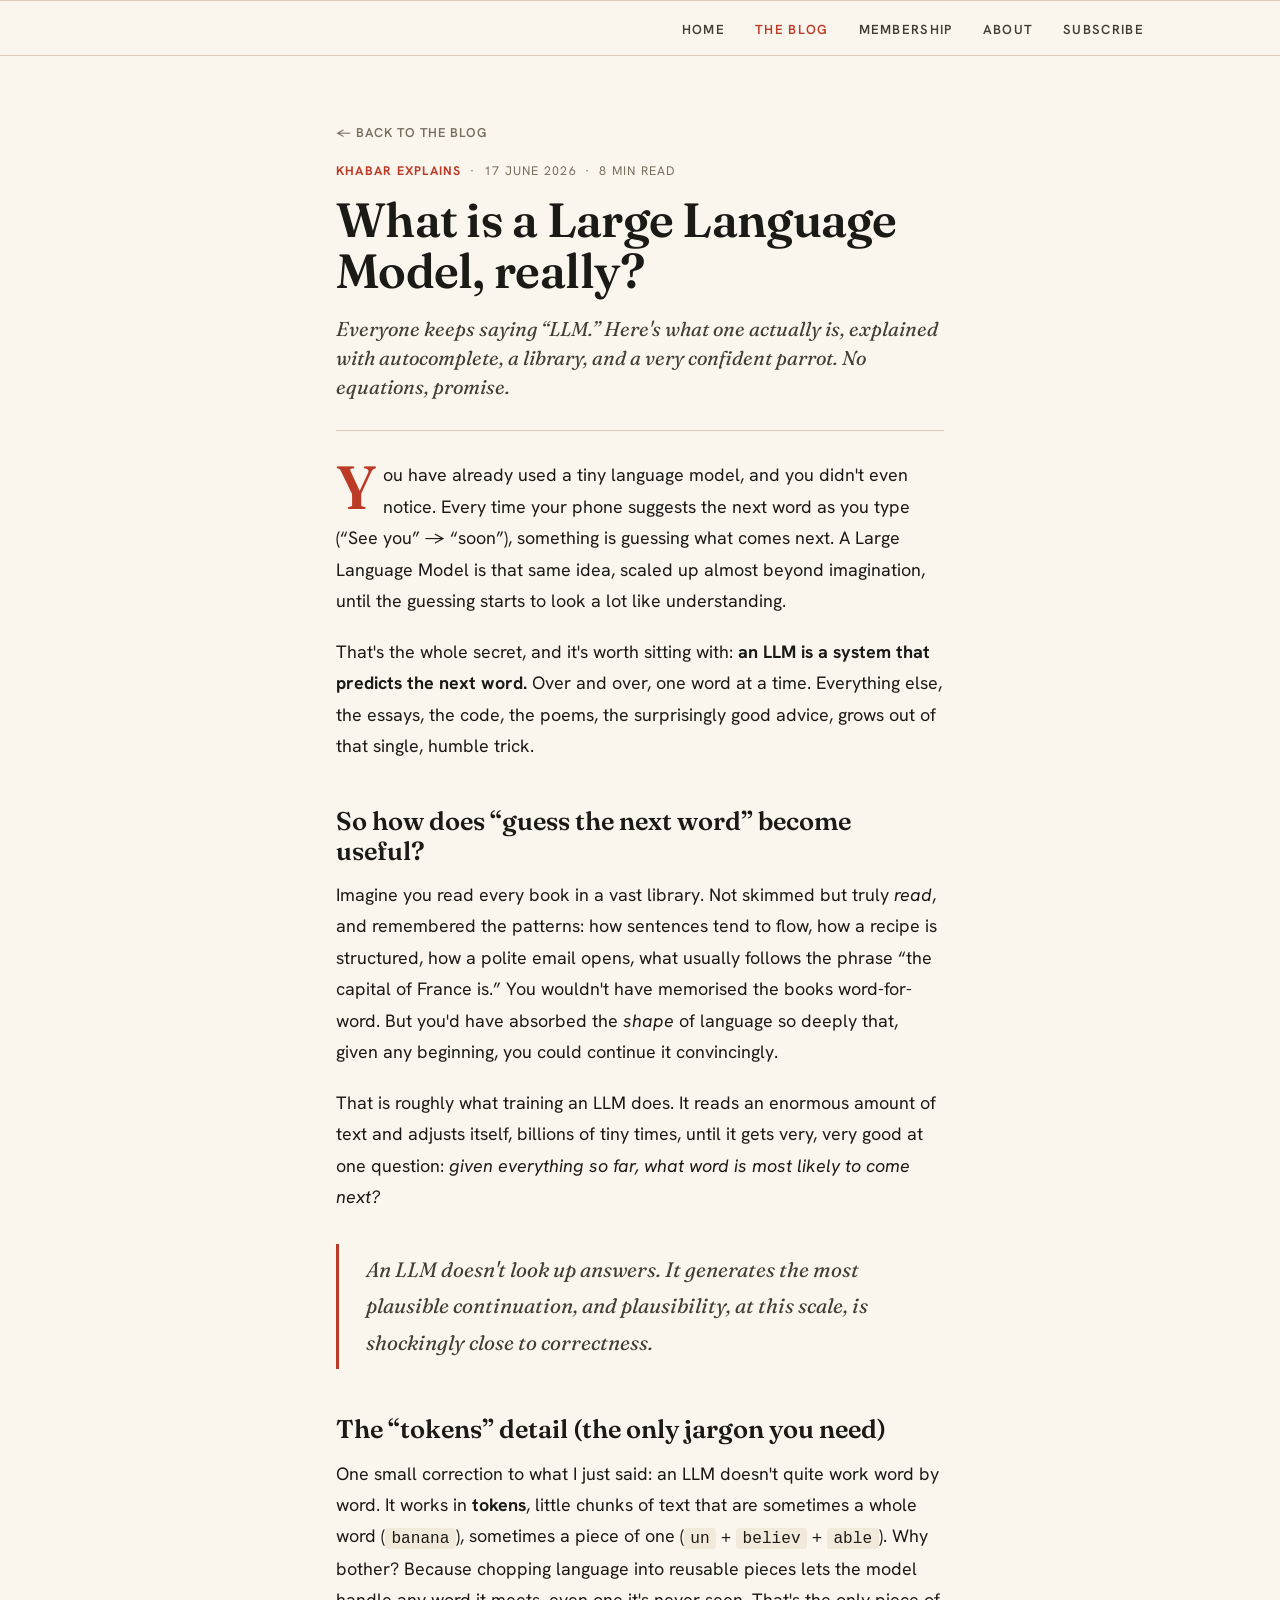
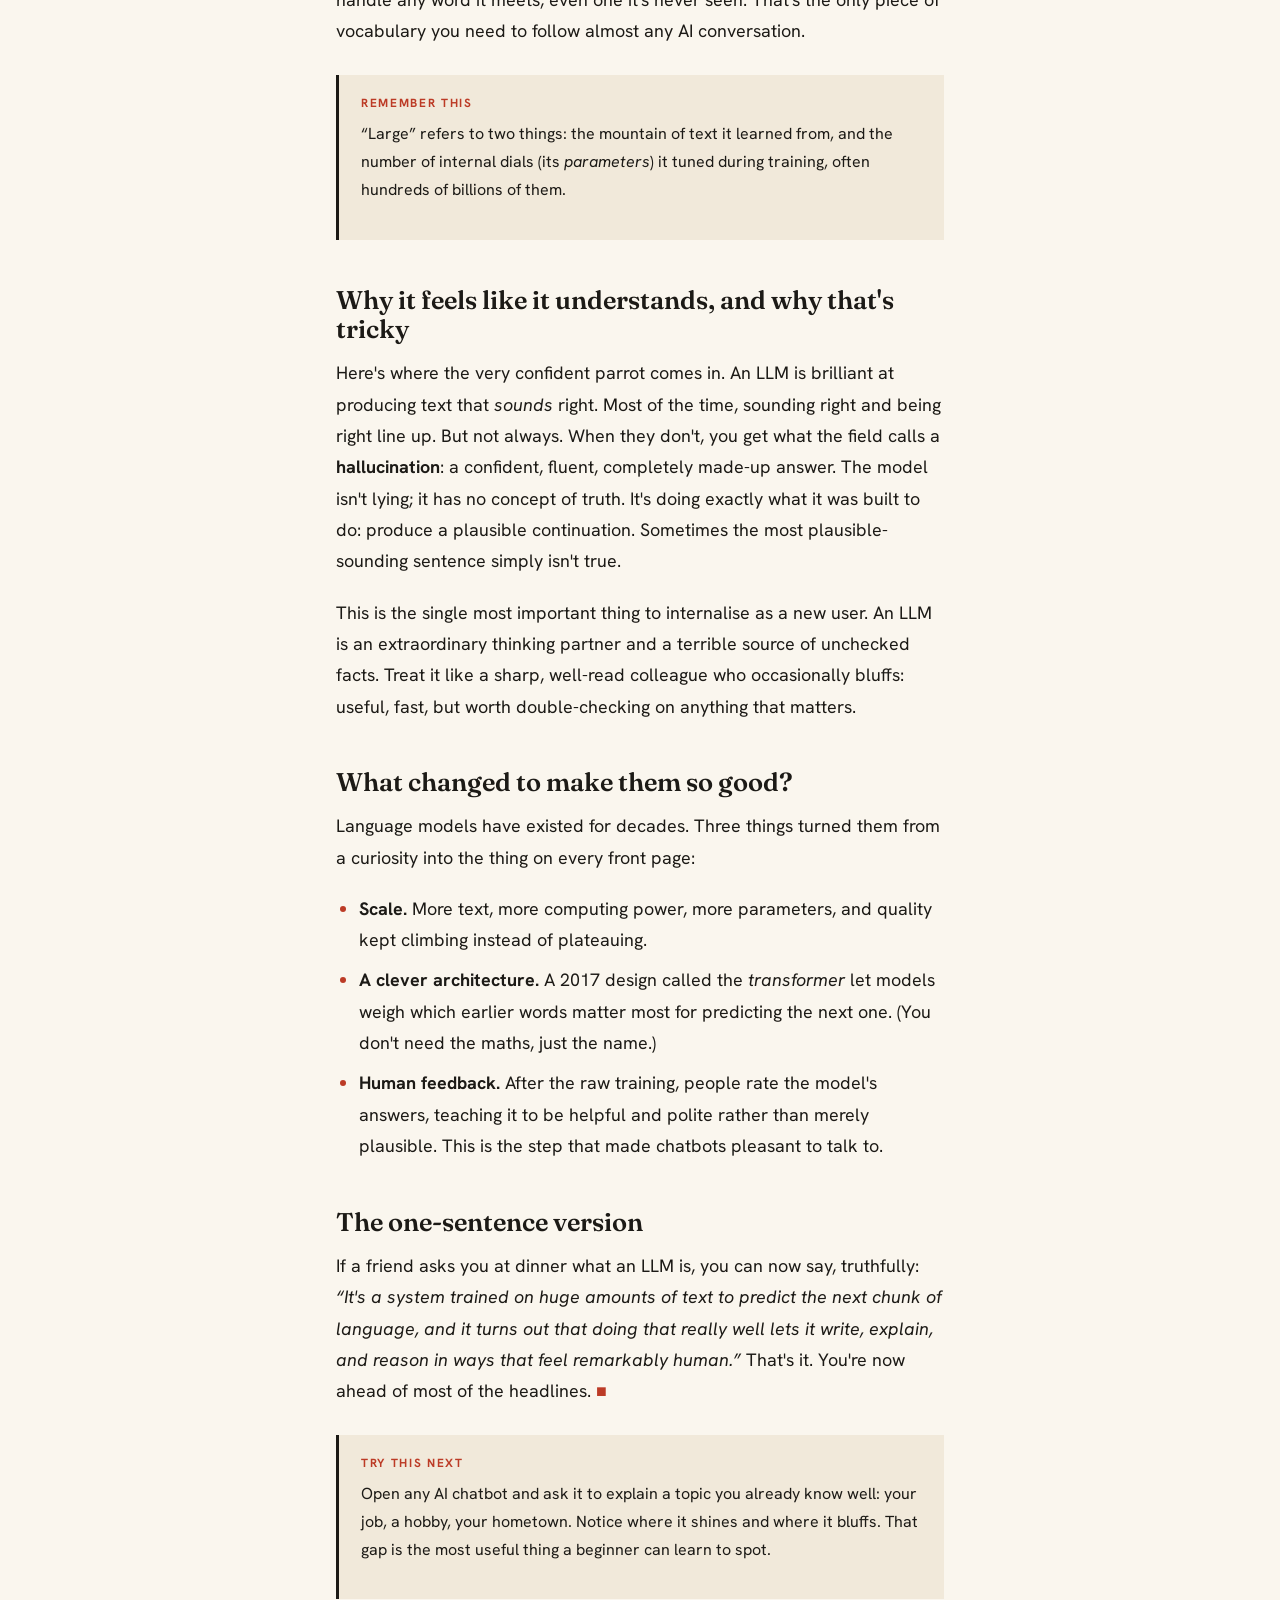
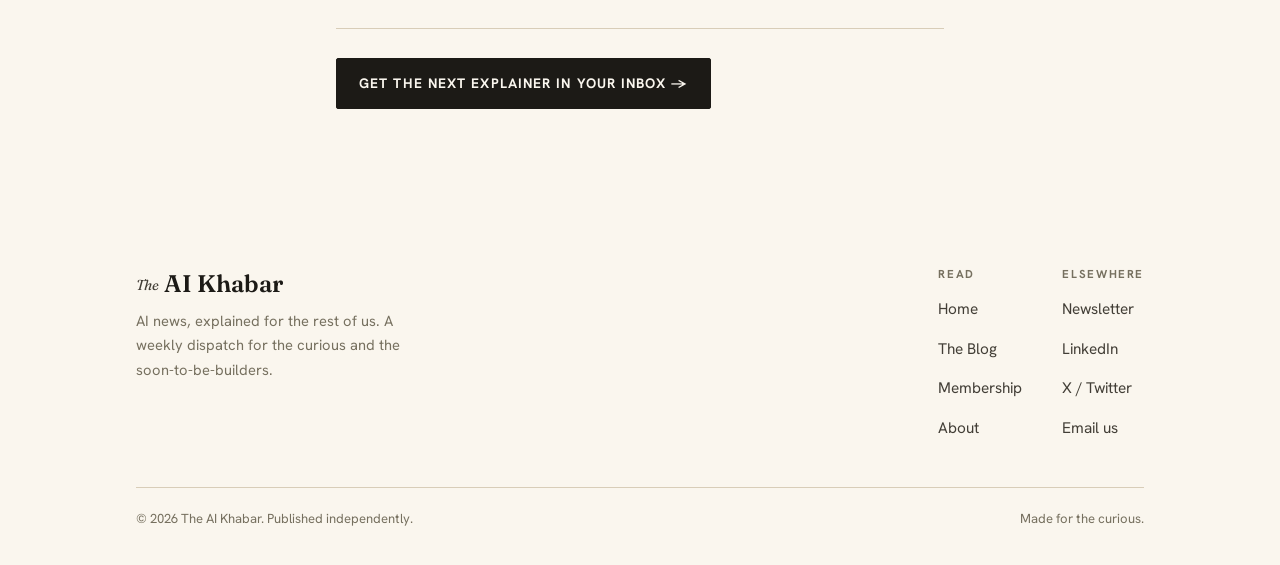
<file: posts/what-is-an-llm.html>
<!DOCTYPE html>
<html lang="en">
<head>
<meta charset="utf-8">
<meta name="viewport" content="width=device-width, initial-scale=1">
<title>What is a Large Language Model, really? · The AI Khabar</title>
<meta name="description" content="A no-math explanation of what an LLM actually is, using autocomplete, a library, and a very confident parrot.">
<link rel="icon" href="../assets/favicon.svg" type="image/svg+xml">
<link rel="preconnect" href="https://fonts.googleapis.com">
<link rel="preconnect" href="https://fonts.gstatic.com" crossorigin>
<link href="https://fonts.googleapis.com/css2?family=Fraunces:ital,opsz,wght@0,9..144,400;0,9..144,500;0,9..144,600;1,9..144,400;1,9..144,500&family=Hanken+Grotesk:wght@400;500;600;700&display=swap" rel="stylesheet">
<link rel="stylesheet" href="../assets/style.css">
</head>
<body>
<a class="skip" href="#main">Skip to content</a>

<nav class="nav compact" aria-label="Primary">
  <div class="wrap">
    <a class="nav-brand" href="../index.html">The&nbsp;AI&nbsp;Khabar</a>
    <button class="nav-toggle" aria-expanded="false" aria-controls="nav-links">Menu</button>
    <ul class="nav-links" id="nav-links">
      <li><a href="../index.html">Home</a></li>
      <li><a href="../blog.html" class="active">The Blog</a></li>
      <li><a href="../index.html#membership">Membership</a></li>
      <li><a href="../about.html">About</a></li>
      <li><a href="../index.html#subscribe">Subscribe</a></li>
    </ul>
  </div>
</nav>

<main id="main">
  <article class="article">
    <div class="wrap">
      <a class="backlink" href="../blog.html">← Back to the blog</a>
      <div class="a-meta"><span class="tag">Khabar Explains</span> &nbsp;·&nbsp; 17 June 2026 &nbsp;·&nbsp; 8 min read</div>
      <h1>What is a Large Language Model, really?</h1>
      <p class="standfirst">Everyone keeps saying &ldquo;LLM.&rdquo; Here's what one actually is, explained with autocomplete, a library, and a very confident parrot. No equations, promise.</p>
      <div class="a-divider"></div>

      <div class="body">
        <p>You have already used a tiny language model, and you didn't even notice. Every time your phone suggests the next word as you type (&ldquo;See you&rdquo; → &ldquo;soon&rdquo;), something is guessing what comes next. A Large Language Model is that same idea, scaled up almost beyond imagination, until the guessing starts to look a lot like understanding.</p>

        <p>That's the whole secret, and it's worth sitting with: <strong>an LLM is a system that predicts the next word.</strong> Over and over, one word at a time. Everything else, the essays, the code, the poems, the surprisingly good advice, grows out of that single, humble trick.</p>

        <h2>So how does &ldquo;guess the next word&rdquo; become useful?</h2>
        <p>Imagine you read every book in a vast library. Not skimmed but truly <em>read</em>, and remembered the patterns: how sentences tend to flow, how a recipe is structured, how a polite email opens, what usually follows the phrase &ldquo;the capital of France is.&rdquo; You wouldn't have memorised the books word-for-word. But you'd have absorbed the <em>shape</em> of language so deeply that, given any beginning, you could continue it convincingly.</p>
        <p>That is roughly what training an LLM does. It reads an enormous amount of text and adjusts itself, billions of tiny times, until it gets very, very good at one question: <em>given everything so far, what word is most likely to come next?</em></p>

        <blockquote>An LLM doesn't look up answers. It generates the most plausible continuation, and plausibility, at this scale, is shockingly close to correctness.</blockquote>

        <h2>The &ldquo;tokens&rdquo; detail (the only jargon you need)</h2>
        <p>One small correction to what I just said: an LLM doesn't quite work word by word. It works in <strong>tokens</strong>, little chunks of text that are sometimes a whole word (<code>banana</code>), sometimes a piece of one (<code>un</code> + <code>believ</code> + <code>able</code>). Why bother? Because chopping language into reusable pieces lets the model handle any word it meets, even one it's never seen. That's the only piece of vocabulary you need to follow almost any AI conversation.</p>

        <div class="callout">
          <div class="h">Remember this</div>
          <p>&ldquo;Large&rdquo; refers to two things: the mountain of text it learned from, and the number of internal dials (its <em>parameters</em>) it tuned during training, often hundreds of billions of them.</p>
        </div>

        <h2>Why it feels like it understands, and why that's tricky</h2>
        <p>Here's where the very confident parrot comes in. An LLM is brilliant at producing text that <em>sounds</em> right. Most of the time, sounding right and being right line up. But not always. When they don't, you get what the field calls a <strong>hallucination</strong>: a confident, fluent, completely made-up answer. The model isn't lying; it has no concept of truth. It's doing exactly what it was built to do: produce a plausible continuation. Sometimes the most plausible-sounding sentence simply isn't true.</p>
        <p>This is the single most important thing to internalise as a new user. An LLM is an extraordinary thinking partner and a terrible source of unchecked facts. Treat it like a sharp, well-read colleague who occasionally bluffs: useful, fast, but worth double-checking on anything that matters.</p>

        <h2>What changed to make them so good?</h2>
        <p>Language models have existed for decades. Three things turned them from a curiosity into the thing on every front page:</p>
        <ul>
          <li><strong>Scale.</strong> More text, more computing power, more parameters, and quality kept climbing instead of plateauing.</li>
          <li><strong>A clever architecture.</strong> A 2017 design called the <em>transformer</em> let models weigh which earlier words matter most for predicting the next one. (You don't need the maths, just the name.)</li>
          <li><strong>Human feedback.</strong> After the raw training, people rate the model's answers, teaching it to be helpful and polite rather than merely plausible. This is the step that made chatbots pleasant to talk to.</li>
        </ul>

        <h2>The one-sentence version</h2>
        <p>If a friend asks you at dinner what an LLM is, you can now say, truthfully: <em>&ldquo;It's a system trained on huge amounts of text to predict the next chunk of language, and it turns out that doing that really well lets it write, explain, and reason in ways that feel remarkably human.&rdquo;</em> That's it. You're now ahead of most of the headlines. <span class="endmark">■</span></p>

        <div class="callout">
          <div class="h">Try this next</div>
          <p>Open any AI chatbot and ask it to explain a topic you already know well: your job, a hobby, your hometown. Notice where it shines and where it bluffs. That gap is the most useful thing a beginner can learn to spot.</p>
        </div>
      </div>

      <div class="a-divider"></div>
      <p><a class="btn" href="../index.html#subscribe">Get the next explainer in your inbox →</a></p>
    </div>
  </article>
</main>

<footer class="foot">
  <div class="wrap">
    <div class="foot-grid">
      <div>
        <div class="fname"><span class="the">The</span> AI&nbsp;Khabar</div>
        <p>AI news, explained for the rest of us. A weekly dispatch for the curious and the soon-to-be-builders.</p>
      </div>
      <nav aria-label="Footer">
        <ul>
          <li class="h">Read</li>
          <li><a href="../index.html">Home</a></li>
          <li><a href="../blog.html">The Blog</a></li>
          <li><a href="../index.html#membership">Membership</a></li>
          <li><a href="../about.html">About</a></li>
        </ul>
        <ul>
          <li class="h">Elsewhere</li>
          <li><a href="#" rel="me">Newsletter</a></li>
          <li><a href="#">LinkedIn</a></li>
          <li><a href="#">X / Twitter</a></li>
          <li><a href="mailto:hello@theaikhabar.com">Email us</a></li>
        </ul>
      </nav>
    </div>
    <div class="bottom">
      <span>© <span data-year>2026</span> The AI Khabar. Published independently.</span>
      <span>Made for the curious.</span>
    </div>
  </div>
</footer>

<script src="../assets/main.js"></script>
</body>
</html>
</file>
<file: assets/style.css>
/* =================================================================
   The AI Khabar : editorial stylesheet
   Hand-built. Palette: warm paper, ink, a single vermilion accent.
   Type: Fraunces (display serif) + Hanken Grotesk (text).
   ================================================================= */

:root{
  --paper:    #FAF6EE;
  --paper-2:  #F1E9DA;
  --paper-3:  #EDE3D1;
  --ink:      #1C1A16;
  --ink-soft: #423E36;
  --muted:    #76705F;
  --line:     #D8CDB8;
  --line-soft:#E6DECB;
  --accent:   #BC3B26;   /* vermilion / print red */
  --accent-d: #8F2A18;

  --serif: "Fraunces", Georgia, "Times New Roman", serif;
  --sans:  "Hanken Grotesk", system-ui, -apple-system, "Segoe UI", sans-serif;

  --wrap: 1120px;
  --gutter: clamp(20px, 5vw, 56px);
}

*{ box-sizing: border-box; }
html{ -webkit-text-size-adjust: 100%; scroll-behavior: smooth; }
body{
  margin:0;
  background:var(--paper);
  color:var(--ink);
  font-family:var(--sans);
  font-size:18px;
  line-height:1.65;
  font-feature-settings:"kern" 1, "liga" 1;
  -webkit-font-smoothing:antialiased;
  text-rendering:optimizeLegibility;
}
img{ max-width:100%; display:block; }
a{ color:var(--ink); text-decoration-thickness:1px; text-underline-offset:3px; }
a:hover{ color:var(--accent); }

.wrap{ width:100%; max-width:var(--wrap); margin-inline:auto; padding-inline:var(--gutter); }
.skip{ position:absolute; left:-9999px; }
.skip:focus{ left:16px; top:12px; background:var(--ink); color:var(--paper); padding:8px 14px; z-index:50; }

/* ---- tiny labels / small caps ---- */
.eyebrow{
  font-family:var(--sans);
  font-size:.72rem; font-weight:700;
  letter-spacing:.18em; text-transform:uppercase;
  color:var(--accent);
}
.kicker{
  font-size:.74rem; letter-spacing:.16em; text-transform:uppercase;
  color:var(--muted); font-weight:600;
}

/* =======================  TOP BAR  ======================= */
.topbar{
  border-bottom:1px solid var(--line);
  background:var(--paper);
  font-size:.74rem; letter-spacing:.06em;
  color:var(--ink-soft);
}
.topbar .wrap{ display:flex; justify-content:space-between; align-items:center; gap:16px; height:38px; text-transform:uppercase; }
.topbar b{ color:var(--ink); }
.topbar .dot{ color:var(--accent); padding:0 .5em; }

/* =======================  MASTHEAD  ======================= */
.masthead{ text-align:center; padding:30px 0 18px; position:relative; }
.masthead .rule{ height:1px; background:var(--ink); opacity:.85; }
.masthead .rule.thin{ height:1px; background:var(--line); }
.nameplate{
  font-family:var(--serif);
  font-weight:600;
  font-optical-sizing:auto;
  font-size:clamp(2.6rem, 8vw, 5.2rem);
  line-height:.92;
  letter-spacing:-.01em;
  margin:.32em 0 .14em;
}
.nameplate a{ color:var(--ink); text-decoration:none; }
.nameplate .the{ font-style:italic; font-weight:400; font-size:.5em; vertical-align:.18em; letter-spacing:0; color:var(--ink-soft); }
.masthead .tagline{
  font-family:var(--serif); font-style:italic;
  font-size:clamp(.98rem, 2.2vw, 1.18rem);
  color:var(--ink-soft); margin:.1em 0 .9em;
}

/* =======================  NAV  ======================= */
.nav{ border-top:1px solid var(--line); border-bottom:1px solid var(--line); background:var(--paper); position:sticky; top:0; z-index:40; }
.nav .wrap{ display:flex; align-items:center; justify-content:space-between; height:54px; }
.nav-brand{ font-family:var(--serif); font-weight:600; font-size:1.12rem; text-decoration:none; opacity:0; pointer-events:none; transition:opacity .25s; }
.nav.compact .nav-brand{ opacity:1; pointer-events:auto; }
.nav-links{ display:flex; gap:30px; list-style:none; margin:0; padding:0; }
.nav-links a{
  text-decoration:none; font-size:.82rem; font-weight:600;
  letter-spacing:.1em; text-transform:uppercase; color:var(--ink-soft);
}
.nav-links a:hover, .nav-links a.active{ color:var(--accent); }
.nav-toggle{ display:none; background:none; border:1px solid var(--line); border-radius:2px; padding:7px 10px; cursor:pointer; font-size:.8rem; letter-spacing:.08em; text-transform:uppercase; }

/* =======================  HERO / LEDE  ======================= */
.lede{ padding:clamp(40px,7vw,76px) 0 clamp(34px,5vw,56px); border-bottom:1px solid var(--line); }
.lede-grid{ display:grid; grid-template-columns:1.55fr .9fr; gap:clamp(28px,5vw,64px); align-items:start; }
.lede h1{
  font-family:var(--serif); font-weight:500; font-optical-sizing:auto;
  font-size:clamp(2.1rem, 5.2vw, 3.55rem);
  line-height:1.04; letter-spacing:-.015em; margin:.15em 0 .5em;
}
.lede h1 em{ color:var(--accent); font-style:italic; }
.lede p.standfirst{ font-size:1.08rem; color:var(--ink-soft); max-width:42ch; margin:0 0 1.6em; }

/* clipping card : looks like a newspaper cut-out */
.clipping{
  border:1px solid var(--ink);
  background:var(--paper);
  padding:24px 24px 26px;
  box-shadow:7px 7px 0 var(--paper-2);
}
.clipping .kicker{ display:block; margin-bottom:10px; }
.clipping h3{ font-family:var(--serif); font-weight:600; font-size:1.32rem; line-height:1.15; margin:.1em 0 .5em; }
.clipping ul{ margin:.4em 0 0; padding-left:1.1em; }
.clipping li{ font-size:.96rem; color:var(--ink-soft); margin-bottom:.5em; }
.clipping li::marker{ color:var(--accent); }
.clipping .issue-no{ font-family:var(--serif); font-style:italic; color:var(--muted); font-size:.9rem; }

/* =======================  SUBSCRIBE FORM  ======================= */
.subscribe{ margin-top:6px; }
.subscribe form{ display:flex; gap:10px; flex-wrap:wrap; max-width:480px; }
.subscribe input[type=email]{
  flex:1 1 230px; min-width:0;
  font-family:var(--sans); font-size:1rem;
  padding:13px 15px; border:1px solid var(--ink);
  background:var(--paper); border-radius:2px; color:var(--ink);
}
.subscribe input[type=email]:focus{ outline:2px solid var(--accent); outline-offset:1px; }
.btn{
  font-family:var(--sans); font-weight:700; font-size:.86rem;
  letter-spacing:.08em; text-transform:uppercase;
  padding:13px 22px; border:1px solid var(--ink);
  background:var(--ink); color:var(--paper);
  border-radius:2px; cursor:pointer; transition:background .15s, color .15s;
  text-decoration:none; display:inline-block; white-space:nowrap;
}
.btn:hover{ background:var(--accent); border-color:var(--accent); color:#fff; }
.btn.ghost{ background:transparent; color:var(--ink); }
.btn.ghost:hover{ background:var(--ink); color:var(--paper); }
.subscribe .fineprint{ font-size:.8rem; color:var(--muted); margin:.85em 0 0; }
.form-note{ font-size:.92rem; margin:.8em 0 0; min-height:1em; }
.form-note.ok{ color:var(--accent-d); font-weight:600; }
.form-note.err{ color:#9a1b1b; font-weight:600; }

/* =======================  SECTION HEADERS  ======================= */
.section{ padding:clamp(44px,6vw,72px) 0; border-bottom:1px solid var(--line); }
.section-head{ display:flex; align-items:baseline; justify-content:space-between; gap:20px; margin-bottom:clamp(24px,4vw,40px); }
.section-head h2{
  font-family:var(--serif); font-weight:500;
  font-size:clamp(1.7rem,4vw,2.5rem); line-height:1.05;
  letter-spacing:-.01em; margin:.1em 0;
}
.section-head .kicker{ flex-shrink:0; }

/* =======================  THREE COLUMNS (what you get)  ======================= */
.columns{ display:grid; grid-template-columns:repeat(3,1fr); gap:0; }
.col{ padding:0 30px; border-left:1px solid var(--line); }
.col:first-child{ padding-left:0; border-left:none; }
.col .num{ font-family:var(--serif); font-style:italic; font-size:1.3rem; color:var(--accent); }
.col h3{ font-family:var(--serif); font-weight:600; font-size:1.35rem; line-height:1.12; margin:.35em 0 .45em; }
.col p{ font-size:1rem; color:var(--ink-soft); margin:0; }

/* =======================  DISPATCH / ARTICLE INDEX  ======================= */
.dispatch{ display:grid; grid-template-columns:9rem 1fr; gap:clamp(16px,3vw,40px); padding:26px 0; border-top:1px solid var(--line-soft); }
.dispatch:first-of-type{ border-top:none; }
.dispatch .meta{ font-size:.78rem; letter-spacing:.08em; text-transform:uppercase; color:var(--muted); }
.dispatch .meta .tag{ color:var(--accent); display:block; margin-bottom:.3em; font-weight:700; }
.dispatch h3{ font-family:var(--serif); font-weight:600; font-size:clamp(1.4rem,3vw,1.85rem); line-height:1.12; margin:0 0 .35em; }
.dispatch h3 a{ text-decoration:none; }
.dispatch h3 a:hover{ text-decoration:underline; text-decoration-color:var(--accent); }
.dispatch p{ margin:0; color:var(--ink-soft); font-size:1.02rem; max-width:64ch; }
.dispatch .readmore{ display:inline-block; margin-top:.7em; font-size:.78rem; letter-spacing:.1em; text-transform:uppercase; font-weight:700; color:var(--accent); text-decoration:none; }
.dispatch .readmore:hover{ text-decoration:underline; }

/* =======================  MEMBERSHIP / TIERS  ======================= */
.tiers{ display:grid; grid-template-columns:1fr 1fr; gap:0; border:1px solid var(--ink); }
.tier{ padding:clamp(26px,4vw,40px); }
.tier + .tier{ border-left:1px solid var(--ink); }
.tier.premium{ background:var(--ink); color:var(--paper); }
.tier.premium .muted, .tier.premium .price small{ color:#c9c2b2; }
.tier .tier-name{ font-family:var(--serif); font-weight:600; font-size:1.55rem; }
.tier .tier-name .badge{ font-family:var(--sans); font-size:.62rem; letter-spacing:.14em; text-transform:uppercase; font-weight:700; border:1px solid currentColor; border-radius:2px; padding:3px 7px; vertical-align:middle; margin-left:.6em; }
.tier .price{ font-family:var(--serif); font-size:2.4rem; font-weight:500; margin:.25em 0 .1em; }
.tier .price small{ font-family:var(--sans); font-size:.86rem; font-weight:500; color:var(--muted); letter-spacing:.02em; }
.tier ul{ list-style:none; margin:1.2em 0 1.6em; padding:0; }
.tier li{ position:relative; padding-left:1.6em; margin-bottom:.7em; font-size:1rem; }
.tier li::before{ content:"→"; position:absolute; left:0; color:var(--accent); font-weight:700; }
.tier.premium li::before{ color:#E8A092; }
.tier .btn{ width:100%; text-align:center; }
.tier.premium .btn{ background:var(--paper); color:var(--ink); border-color:var(--paper); }
.tier.premium .btn:hover{ background:var(--accent); border-color:var(--accent); color:#fff; }
.tiers-foot{ text-align:center; color:var(--muted); font-size:.9rem; margin-top:1.2em; }

/* =======================  EDITOR'S NOTE  ======================= */
.note{ background:var(--paper-2); }
.note .wrap{ max-width:760px; }
.note .eyebrow{ display:block; text-align:center; margin-bottom:1em; }
.note p{ font-family:var(--serif); font-size:clamp(1.18rem,2.6vw,1.5rem); line-height:1.5; color:var(--ink); margin:0 0 1em; }
.note .sign{ font-family:var(--serif); font-style:italic; color:var(--ink-soft); font-size:1.05rem; }

/* =======================  CTA BAND  ======================= */
.cta{ background:var(--ink); color:var(--paper); text-align:center; }
.cta h2{ font-family:var(--serif); font-weight:500; font-size:clamp(1.8rem,4.5vw,2.9rem); line-height:1.06; margin:.1em auto .5em; max-width:18ch; }
.cta p{ color:#c9c2b2; max-width:46ch; margin:0 auto 1.8em; }
.cta .subscribe form{ margin-inline:auto; justify-content:center; }
.cta .subscribe input[type=email]{ border-color:var(--paper); background:#26241f; color:var(--paper); }
.cta .subscribe input[type=email]::placeholder{ color:#a39d8e; }
.cta .btn{ background:var(--accent); border-color:var(--accent); color:#fff; }
.cta .btn:hover{ background:#fff; color:var(--ink); border-color:#fff; }
.cta .fineprint{ color:#a39d8e; }

/* =======================  FOOTER  ======================= */
.foot{ background:var(--paper); padding:clamp(40px,5vw,60px) 0 36px; }
.foot-grid{ display:flex; justify-content:space-between; gap:30px; flex-wrap:wrap; align-items:flex-start; }
.foot .fname{ font-family:var(--serif); font-weight:600; font-size:1.5rem; }
.foot .fname .the{ font-style:italic; font-weight:400; font-size:.6em; vertical-align:.15em; color:var(--ink-soft); }
.foot p{ color:var(--muted); font-size:.92rem; max-width:34ch; margin:.4em 0 0; }
.foot nav{ display:flex; gap:40px; flex-wrap:wrap; }
.foot nav ul{ list-style:none; margin:0; padding:0; }
.foot nav .h{ font-size:.72rem; letter-spacing:.14em; text-transform:uppercase; color:var(--muted); font-weight:700; margin-bottom:.9em; }
.foot nav li{ margin-bottom:.55em; }
.foot nav a{ text-decoration:none; font-size:.96rem; color:var(--ink-soft); }
.foot nav a:hover{ color:var(--accent); }
.foot .bottom{ border-top:1px solid var(--line); margin-top:36px; padding-top:20px; display:flex; justify-content:space-between; gap:16px; flex-wrap:wrap; color:var(--muted); font-size:.82rem; }

/* =======================  ARTICLE PAGE  ======================= */
.article{ padding:clamp(34px,5vw,60px) 0 clamp(40px,6vw,80px); }
.article .wrap{ max-width:720px; }
.article .a-meta{ font-size:.78rem; letter-spacing:.1em; text-transform:uppercase; color:var(--muted); margin-bottom:1.1em; }
.article .a-meta .tag{ color:var(--accent); font-weight:700; }
.article h1{ font-family:var(--serif); font-weight:600; font-size:clamp(2rem,5vw,3rem); line-height:1.06; letter-spacing:-.015em; margin:.1em 0 .35em; }
.article .standfirst{ font-family:var(--serif); font-style:italic; font-size:1.25rem; color:var(--ink-soft); line-height:1.45; margin:0 0 1.4em; }
.article .a-divider{ height:1px; background:var(--line); margin:1.6em 0; }
.article .body{ font-size:1.12rem; line-height:1.75; }
.article .body > p:first-of-type::first-letter{
  font-family:var(--serif); font-weight:600; float:left;
  font-size:3.4em; line-height:.8; padding:.06em .12em 0 0; color:var(--accent);
}
.article .body h2{ font-family:var(--serif); font-weight:600; font-size:1.6rem; line-height:1.15; margin:1.8em 0 .5em; }
.article .body h3{ font-family:var(--serif); font-weight:600; font-size:1.25rem; margin:1.4em 0 .4em; }
.article .body p{ margin:0 0 1.1em; }
.article .body a{ color:var(--accent); }
.article .body ul, .article .body ol{ margin:0 0 1.2em; padding-left:1.3em; }
.article .body li{ margin-bottom:.5em; }
.article .body li::marker{ color:var(--accent); }
.article .body blockquote{
  margin:1.5em 0; padding:.4em 0 .4em 1.3em; border-left:3px solid var(--accent);
  font-family:var(--serif); font-style:italic; font-size:1.3rem; color:var(--ink-soft);
}
.article .body code{ font-family:"SFMono-Regular",Consolas,monospace; font-size:.9em; background:var(--paper-2); padding:.12em .4em; border-radius:3px; }
.callout{ background:var(--paper-2); border-left:3px solid var(--ink); padding:18px 22px; margin:1.6em 0; }
.callout .h{ font-size:.74rem; letter-spacing:.14em; text-transform:uppercase; color:var(--accent); font-weight:700; margin-bottom:.5em; }
.callout p{ margin:0; font-size:1rem; }
.backlink{ display:inline-block; margin-bottom:1.4em; font-size:.8rem; letter-spacing:.08em; text-transform:uppercase; font-weight:600; color:var(--muted); text-decoration:none; }
.backlink:hover{ color:var(--accent); }
.endmark{ color:var(--accent); font-family:var(--serif); }

/* page intro (about / blog) */
.page-intro{ padding:clamp(40px,6vw,72px) 0; border-bottom:1px solid var(--line); }
.page-intro .wrap{ max-width:760px; }
.page-intro h1{ font-family:var(--serif); font-weight:600; font-size:clamp(2.2rem,6vw,3.4rem); line-height:1.03; letter-spacing:-.015em; margin:.15em 0 .35em; }
.page-intro p{ font-size:1.15rem; color:var(--ink-soft); max-width:54ch; }
.prose{ max-width:720px; }
.prose h2{ font-family:var(--serif); font-weight:600; font-size:1.6rem; margin:1.6em 0 .4em; }
.prose p{ margin:0 0 1.1em; color:var(--ink-soft); }
.prose a{ color:var(--accent); }

/* =======================  RESPONSIVE  ======================= */
@media (max-width: 860px){
  .lede-grid{ grid-template-columns:1fr; }
  .clipping{ box-shadow:5px 5px 0 var(--paper-2); }
  .columns{ grid-template-columns:1fr; }
  .col{ padding:24px 0; border-left:none; border-top:1px solid var(--line); }
  .col:first-child{ padding-top:0; border-top:none; }
  .tiers{ grid-template-columns:1fr; }
  .tier + .tier{ border-left:none; border-top:1px solid var(--ink); }
}
@media (max-width: 680px){
  body{ font-size:17px; }
  .nav-links{ position:absolute; top:54px; left:0; right:0; background:var(--paper); border-bottom:1px solid var(--line); flex-direction:column; gap:0; padding:8px var(--gutter) 16px; display:none; }
  .nav-links.open{ display:flex; }
  .nav-links li{ border-top:1px solid var(--line-soft); }
  .nav-links a{ display:block; padding:14px 0; }
  .nav-toggle{ display:inline-block; }
  .nav-brand{ opacity:1; pointer-events:auto; }
  .dispatch{ grid-template-columns:1fr; gap:6px; }
  .section-head{ flex-direction:column; gap:6px; }
  .foot-grid{ flex-direction:column; }
}
@media (prefers-reduced-motion: reduce){ *{ scroll-behavior:auto; transition:none !important; } }
</file>
